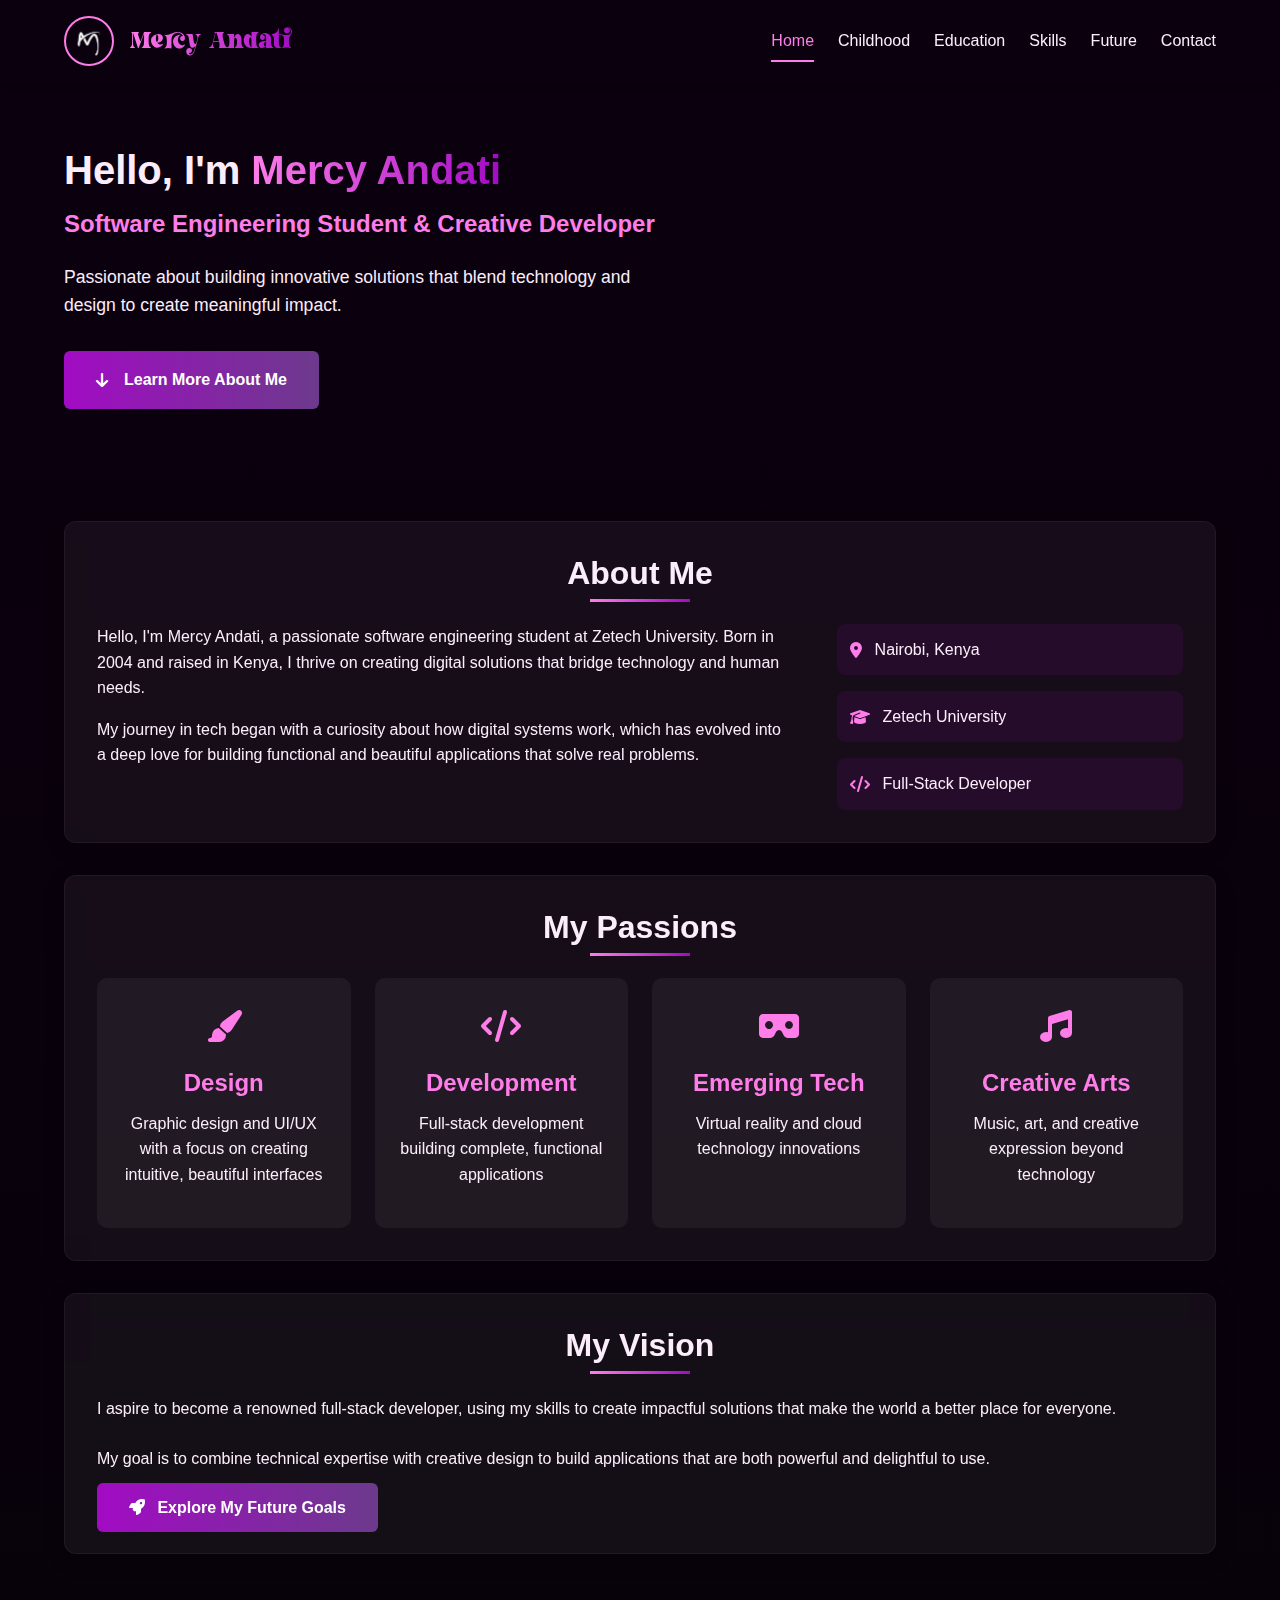
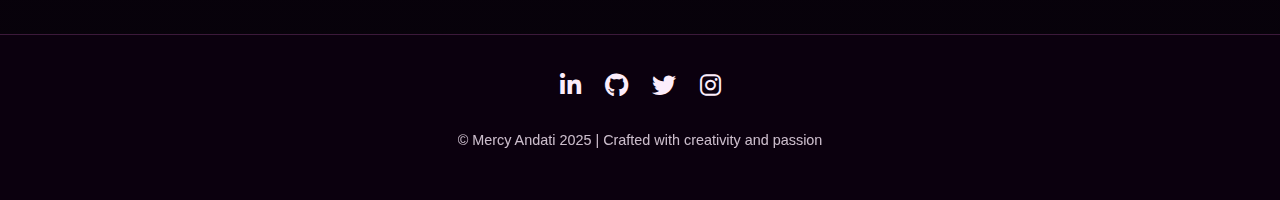
<file: me/index.html>
<!DOCTYPE html>
<html lang="en">
<head>
    <meta charset="UTF-8">
    <meta name="viewport" content="width=device-width, initial-scale=1.0">
    <meta name="keywords" content="Mercy Andati, software developer portfolio, Kenya web developer, Zetech University student, full-stack developer">
    <meta name="author" content="Mercy Andati">
    <title>Mercy Andati | Portfolio</title>
    <link rel="stylesheet" href="https://cdnjs.cloudflare.com/ajax/libs/font-awesome/6.4.0/css/all.min.css">
    <link rel="stylesheet" href="styles.css">
</head>
<body>
    <nav>
        <div class="container nav-container">
            <div class="logo-group">
                <img src="img\ma.png" alt="Mercy Andati" class="profile-image floating">
                <span class="logo-text">Mercy Andati</span>
            </div>
            <div class="nav-links">
                <a href="index.html" class="nav-link active">Home</a>
                <a href="childhood.html" class="nav-link">Childhood</a>
                <a href="education.html" class="nav-link">Education</a>
                <a href="skills.html" class="nav-link">Skills</a>
                <a href="future.html" class="nav-link">Future</a>
                <a href="contact.html" class="nav-link">Contact</a>
            </div>
        </div>
    </nav>

    <main class="container">
        <section class="section hello">
            <div class="hello-content">
                <h1 class="hello-title">Hello, I'm <span class="text-accent">Mercy Andati</span></h1>
                <h2 class="hello-subtitle">Software Engineering Student & Creative Developer</h2>
                <p class="hello-text">Passionate about building innovative solutions that blend technology and design to create meaningful impact.</p>
                <a href="#about" class="btn btn-hello">
                    <i class="fas fa-arrow-down"></i> Learn More About Me
                </a>
            </div>
        </section>

        <section id="about" class="section">
            <div class="card fade-in about-section">
                <div class="about-header">
                    <h2 class="section-header">About Me</h2>
                </div>
                <div class="about-content">
                    <div class="about-text">
                        <p>Hello, I'm Mercy Andati, a passionate software engineering student at Zetech University. Born in 2004 and raised in Kenya, I thrive on creating digital solutions that bridge technology and human needs.</p>
                        <p>My journey in tech began with a curiosity about how digital systems work, which has evolved into a deep love for building functional and beautiful applications that solve real problems.</p>
                    </div>
                    <div class="about-details">
                        <div class="detail-item">
                            <i class="fas fa-map-marker-alt"></i>
                            <span>Nairobi, Kenya</span>
                        </div>
                        <div class="detail-item">
                            <i class="fas fa-graduation-cap"></i>
                            <span>Zetech University</span>
                        </div>
                        <div class="detail-item">
                            <i class="fas fa-code"></i>
                            <span>Full-Stack Developer</span>
                        </div>
                    </div>
                </div>
            </div>
            
            <div class="card fade-in delay-1 interests-section">
                <h2 class="section-header">My Passions</h2>
                <div class="interests-grid">
                    <div class="interest-card">
                        <div class="interest-icon">
                            <i class="fas fa-paint-brush"></i>
                        </div>
                        <h3>Design</h3>
                        <p>Graphic design and UI/UX with a focus on creating intuitive, beautiful interfaces</p>
                    </div>
                    <div class="interest-card">
                        <div class="interest-icon">
                            <i class="fas fa-code"></i>
                        </div>
                        <h3>Development</h3>
                        <p>Full-stack development building complete, functional applications</p>
                    </div>
                    <div class="interest-card">
                        <div class="interest-icon">
                            <i class="fas fa-vr-cardboard"></i>
                        </div>
                        <h3>Emerging Tech</h3>
                        <p>Virtual reality and cloud technology innovations</p>
                    </div>
                    <div class="interest-card">
                        <div class="interest-icon">
                            <i class="fas fa-music"></i>
                        </div>
                        <h3>Creative Arts</h3>
                        <p>Music, art, and creative expression beyond technology</p>
                    </div>
                </div>
            </div>
            
            <div class="card fade-in delay-2 goals-section">
                <h2 class="section-header">My Vision</h2>
                <div class="vision-content">
                    <div class="vision-text">
                        <p>I aspire to become a renowned full-stack developer, using my skills to create impactful solutions that make the world a better place for everyone.</p>
                        <p>My goal is to combine technical expertise with creative design to build applications that are both powerful and delightful to use.</p>
                        <a href="future.html" class="btn">
                            <i class="fas fa-rocket"></i> Explore My Future Goals
                        </a>
                    </div>
                </div>
            </div>
        </section>
    </main>

    <footer>
        <div class="social-links">
            <a href="#" class="social-link" aria-label="LinkedIn"><i class="fab fa-linkedin-in"></i></a>
            <a href="https://github.com/MercyAndati" class="social-link" aria-label="GitHub"><i class="fab fa-github"></i></a>
            <a href="#" class="social-link" aria-label="Twitter"><i class="fab fa-twitter"></i></a>
            <a href="#" class="social-link" aria-label="Instagram"><i class="fab fa-instagram"></i></a>
        </div>
        <p class="copyright">&copy; Mercy Andati 2025 | Crafted with creativity and passion</p>
    </footer>
    
    <script src="script.js"></script>
</body>
</html>
</file>
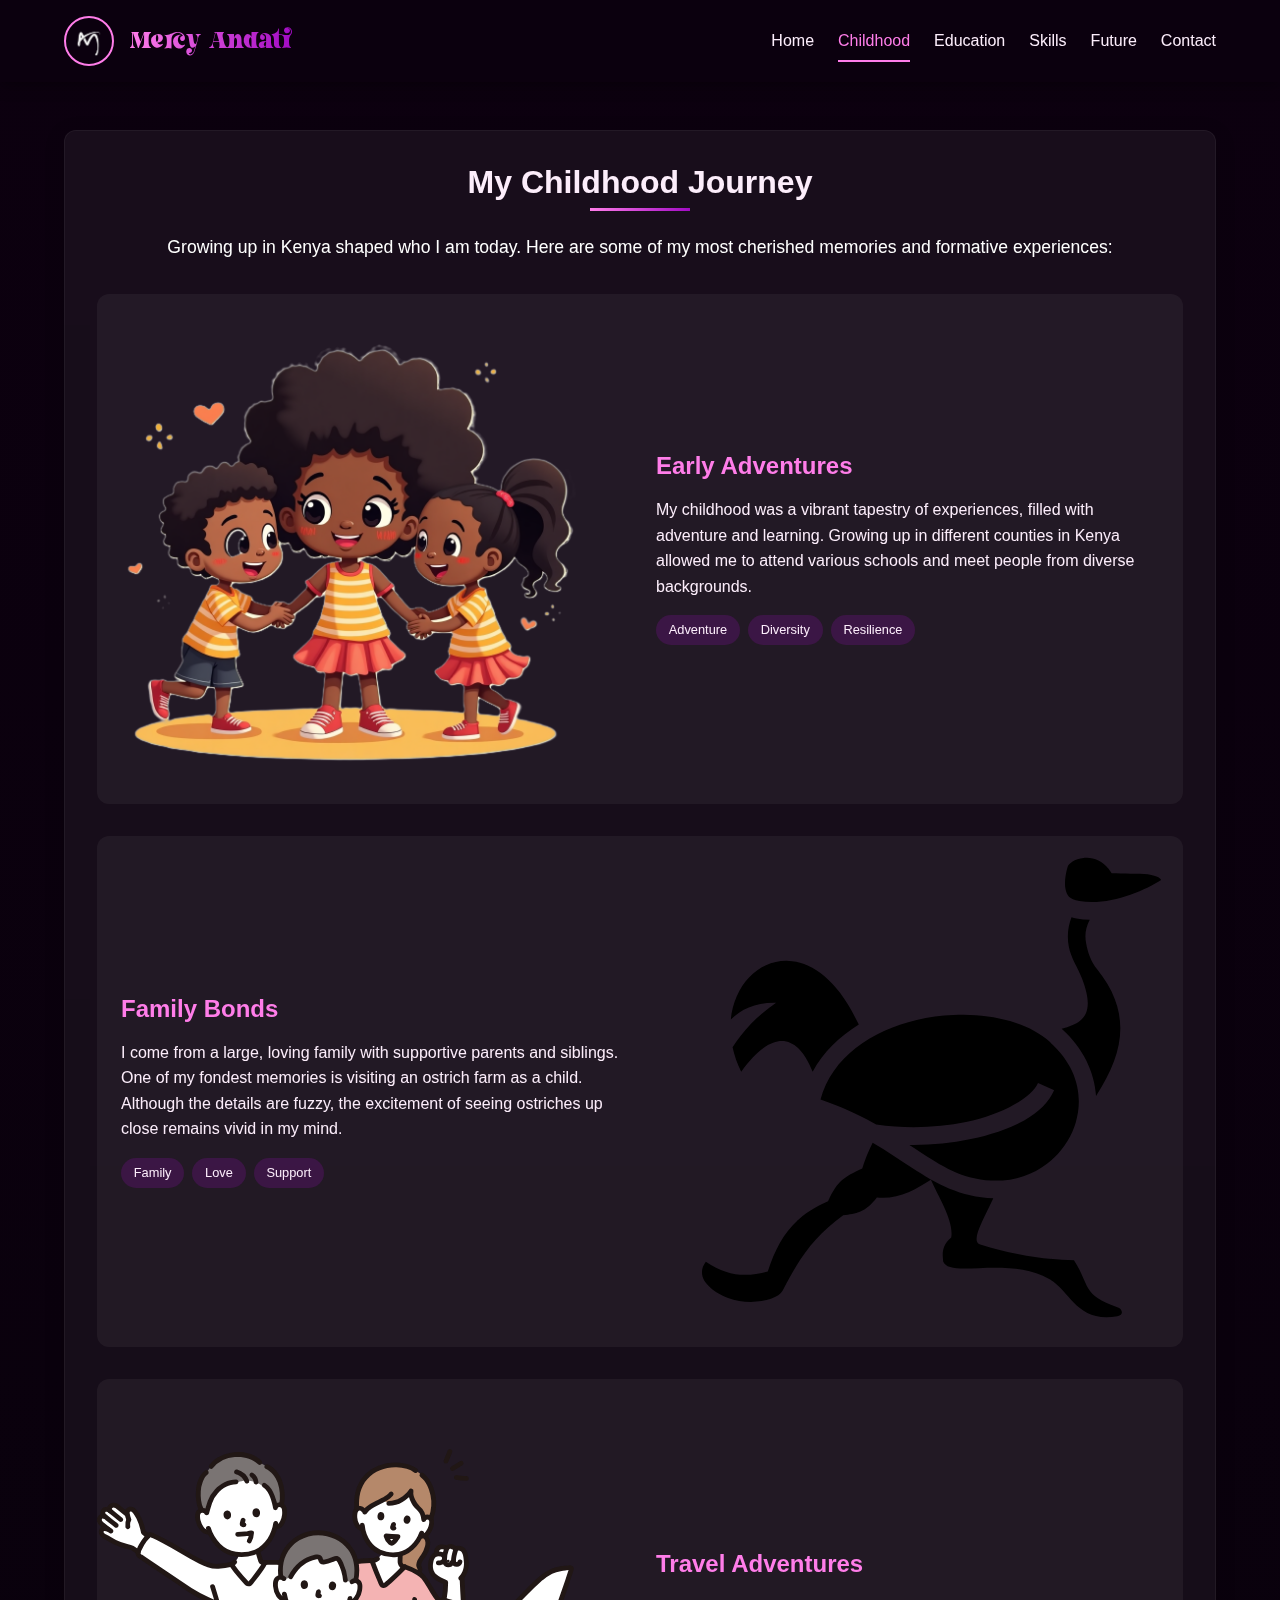
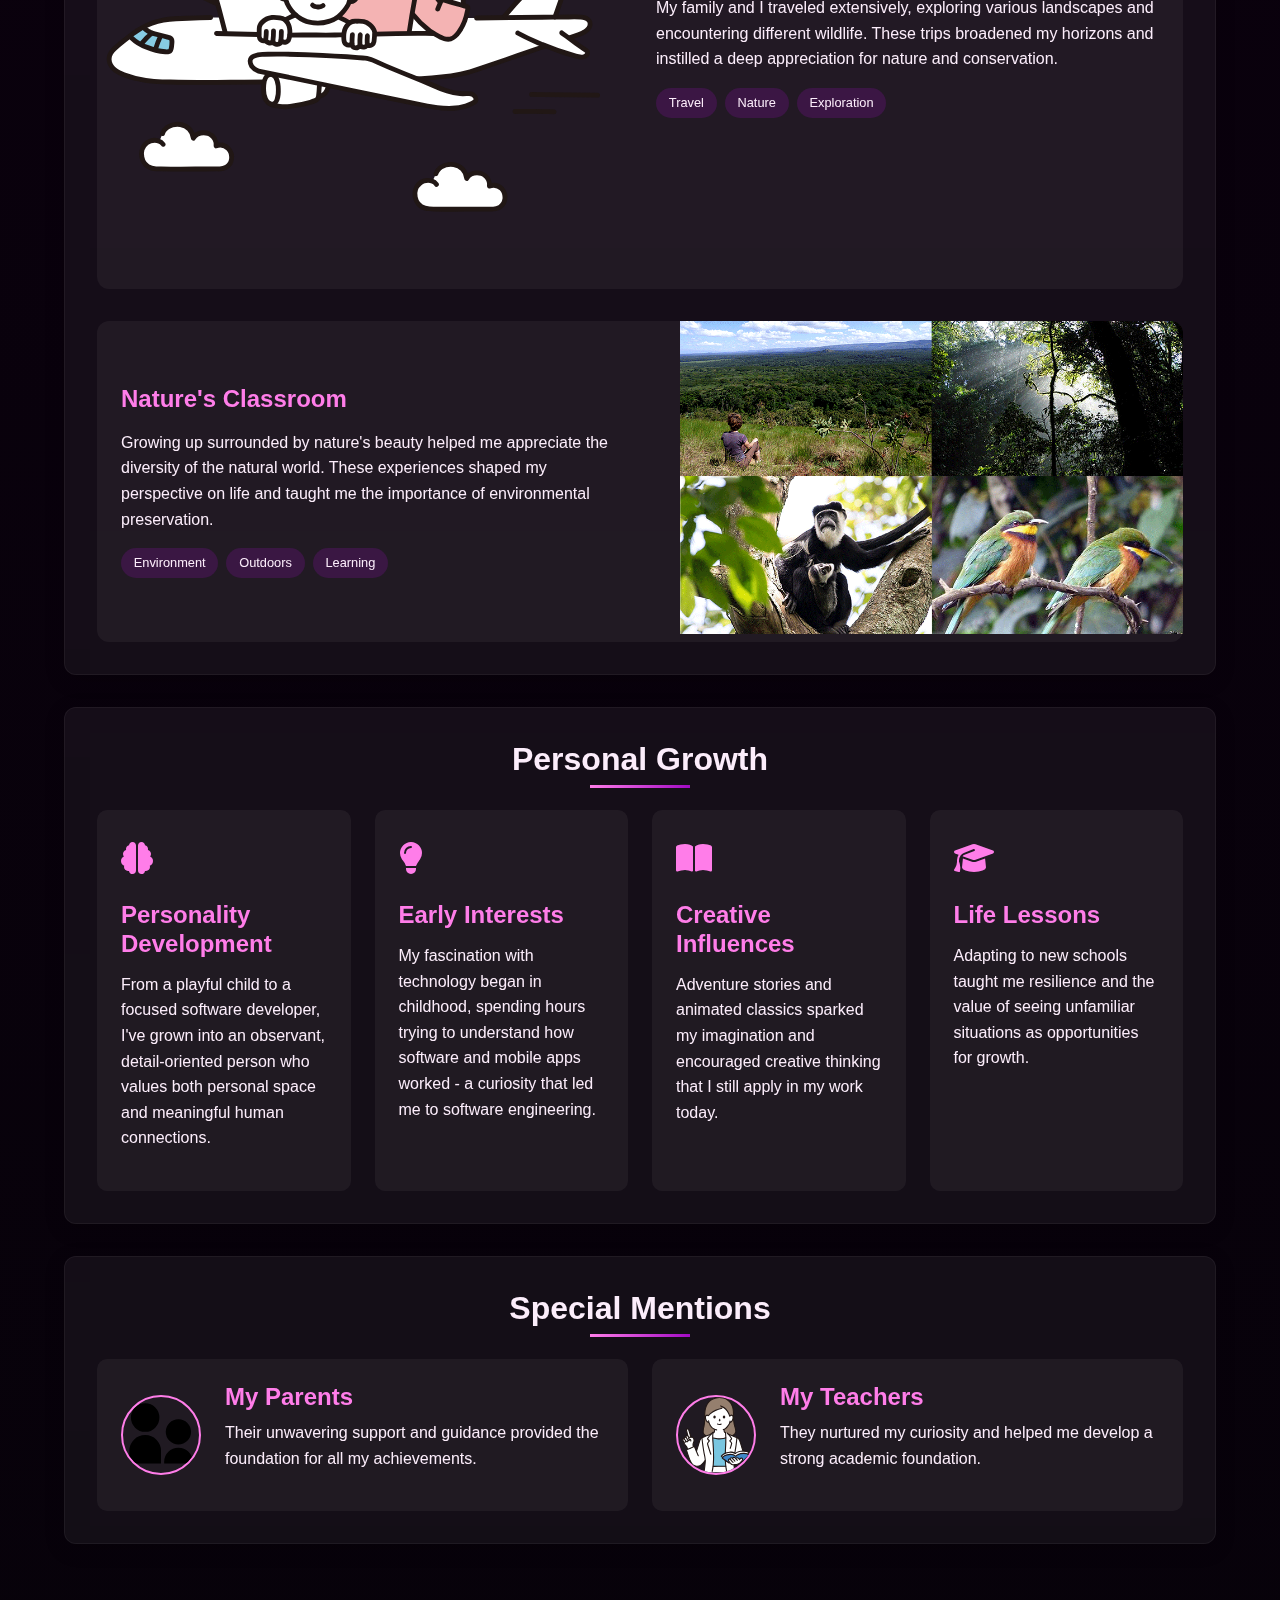
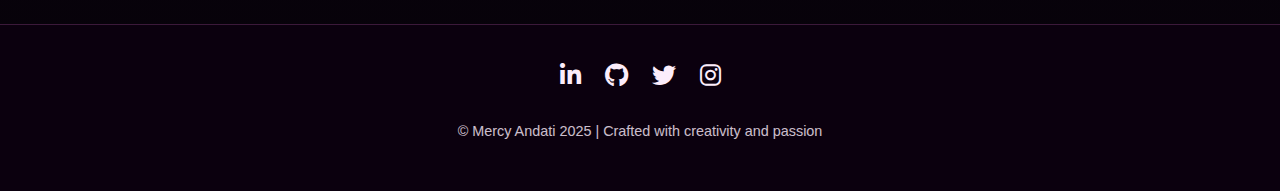
<file: me/childhood.html>
<!DOCTYPE html>
<html lang="en">
<head>
    <meta charset="UTF-8">
    <meta name="viewport" content="width=device-width, initial-scale=1.0">
    <meta name="keywords" content="Mercy Andati, software developer portfolio, Kenya web developer, Zetech University student, life story, childhood memories">
    <meta name="author" content="Mercy Andati">
    <title>Mercy Andati - Childhood</title>
    <link rel="stylesheet" href="https://cdnjs.cloudflare.com/ajax/libs/font-awesome/6.4.0/css/all.min.css">
    <link rel="stylesheet" href="styles.css">
</head>
<body>
    <nav>
        <div class="container nav-container">
            <div class="logo-group">
                <img src="img\ma.png" alt="Mercy Andati" class="profile-image">
                <span class="logo-text">Mercy Andati</span>
            </div>
            <div class="nav-links">
                <a href="index.html" class="nav-link">Home</a>
                <a href="childhood.html" class="nav-link active">Childhood</a>
                <a href="education.html" class="nav-link">Education</a>
                <a href="skills.html" class="nav-link">Skills</a>
                <a href="future.html" class="nav-link">Future</a>
                <a href="contact.html" class="nav-link">Contact</a>
            </div>
        </div>
    </nav>

    <main class="container">
        <section class="section">
            <div class="card fade-in">
                <h2 class="section-header">My Childhood Journey</h2>
                <p class="intro-text">Growing up in Kenya shaped who I am today. Here are some of my most cherished memories and formative experiences:</p>
                
                <div class="memory-grid">
                    <div class="memory-card">
                        <div class="memory-image">
                            <img src="img\childhood.png" alt="Childhood Memories" class="gallery-img">
                        </div>
                        <div class="memory-content">
                            <h3>Early Adventures</h3>
                            <p>My childhood was a vibrant tapestry of experiences, filled with adventure and learning. Growing up in different counties in Kenya allowed me to attend various schools and meet people from diverse backgrounds.</p>
                            <div class="memory-tags">
                                <span class="tag">Adventure</span>
                                <span class="tag">Diversity</span>
                                <span class="tag">Resilience</span>
                            </div>
                        </div>
                    </div>
                    
                    <div class="memory-card reverse">
                        <div class="memory-image">
                            <img src="img\ostrich.svg" alt="Ostrich" class="gallery-img">
                        </div>
                        <div class="memory-content">
                            <h3>Family Bonds</h3>
                            <p>I come from a large, loving family with supportive parents and siblings. One of my fondest memories is visiting an ostrich farm as a child. Although the details are fuzzy, the excitement of seeing ostriches up close remains vivid in my mind.</p>
                            <div class="memory-tags">
                                <span class="tag">Family</span>
                                <span class="tag">Love</span>
                                <span class="tag">Support</span>
                            </div>
                        </div>
                    </div>
                    
                    <div class="memory-card">
                        <div class="memory-image">
                            <img src="img\travel-airplane.svg" alt="Family Travel" class="gallery-img">
                        </div>
                        <div class="memory-content">
                            <h3>Travel Adventures</h3>
                            <p>My family and I traveled extensively, exploring various landscapes and encountering different wildlife. These trips broadened my horizons and instilled a deep appreciation for nature and conservation.</p>
                            <div class="memory-tags">
                                <span class="tag">Travel</span>
                                <span class="tag">Nature</span>
                                <span class="tag">Exploration</span>
                            </div>
                        </div>
                    </div>
                    
                    <div class="memory-card reverse">
                        <div class="memory-image">
                            <img src="img\nature.gif" alt="Nature Scene" class="gallery-img">
                        </div>
                        <div class="memory-content">
                            <h3>Nature's Classroom</h3>
                            <p>Growing up surrounded by nature's beauty helped me appreciate the diversity of the natural world. These experiences shaped my perspective on life and taught me the importance of environmental preservation.</p>
                            <div class="memory-tags">
                                <span class="tag">Environment</span>
                                <span class="tag">Outdoors</span>
                                <span class="tag">Learning</span>
                            </div>
                        </div>
                    </div>
                </div>
            </div>
            
            <div class="card fade-in delay-1">
                <h2 class="section-header">Personal Growth</h2>
                
                <div class="growth-grid">
                    <div class="growth-item">
                        <div class="growth-icon">
                            <i class="fas fa-brain"></i>
                        </div>
                        <h3>Personality Development</h3>
                        <p>From a playful child to a focused software developer, I've grown into an observant, detail-oriented person who values both personal space and meaningful human connections.</p>
                    </div>
                    
                    <div class="growth-item">
                        <div class="growth-icon">
                            <i class="fas fa-lightbulb"></i>
                        </div>
                        <h3>Early Interests</h3>
                        <p>My fascination with technology began in childhood, spending hours trying to understand how software and mobile apps worked - a curiosity that led me to software engineering.</p>
                    </div>
                    
                    <div class="growth-item">
                        <div class="growth-icon">
                            <i class="fas fa-book-open"></i>
                        </div>
                        <h3>Creative Influences</h3>
                        <p>Adventure stories and animated classics sparked my imagination and encouraged creative thinking that I still apply in my work today.</p>
                    </div>
                    
                    <div class="growth-item">
                        <div class="growth-icon">
                            <i class="fas fa-graduation-cap"></i>
                        </div>
                        <h3>Life Lessons</h3>
                        <p>Adapting to new schools taught me resilience and the value of seeing unfamiliar situations as opportunities for growth.</p>
                    </div>
                </div>
            </div>
            
            <div class="card fade-in delay-2">
                <h2 class="section-header">Special Mentions</h2>
                
                <div class="influencers">
                    <div class="influencer-card">
                        <img src="img\parent.svg" alt="Parents" class="influencer-image">
                        <div class="influencer-content">
                            <h3>My Parents</h3>
                            <p>Their unwavering support and guidance provided the foundation for all my achievements.</p>
                        </div>
                    </div>
                    
                    <div class="influencer-card">
                        <img src="img\teacher.svg" alt="Teachers" class="influencer-image">
                        <div class="influencer-content">
                            <h3>My Teachers</h3>
                            <p>They nurtured my curiosity and helped me develop a strong academic foundation.</p>
                        </div>
                    </div>
                </div>
            </div>
        </section>
    </main>

    <footer>
        <div class="social-links">
            <a href="#" class="social-link" aria-label="LinkedIn"><i class="fab fa-linkedin-in"></i></a>
            <a href="https://github.com/MercyAndati" class="social-link" aria-label="GitHub"><i class="fab fa-github"></i></a>
            <a href="#" class="social-link" aria-label="Twitter"><i class="fab fa-twitter"></i></a>
            <a href="#" class="social-link" aria-label="Instagram"><i class="fab fa-instagram"></i></a>
        </div>
        <p class="copyright">&copy; Mercy Andati 2025 | Crafted with creativity and passion</p>
    </footer>
    
    <script src="script.js"></script>
</body>
</html>
</file>
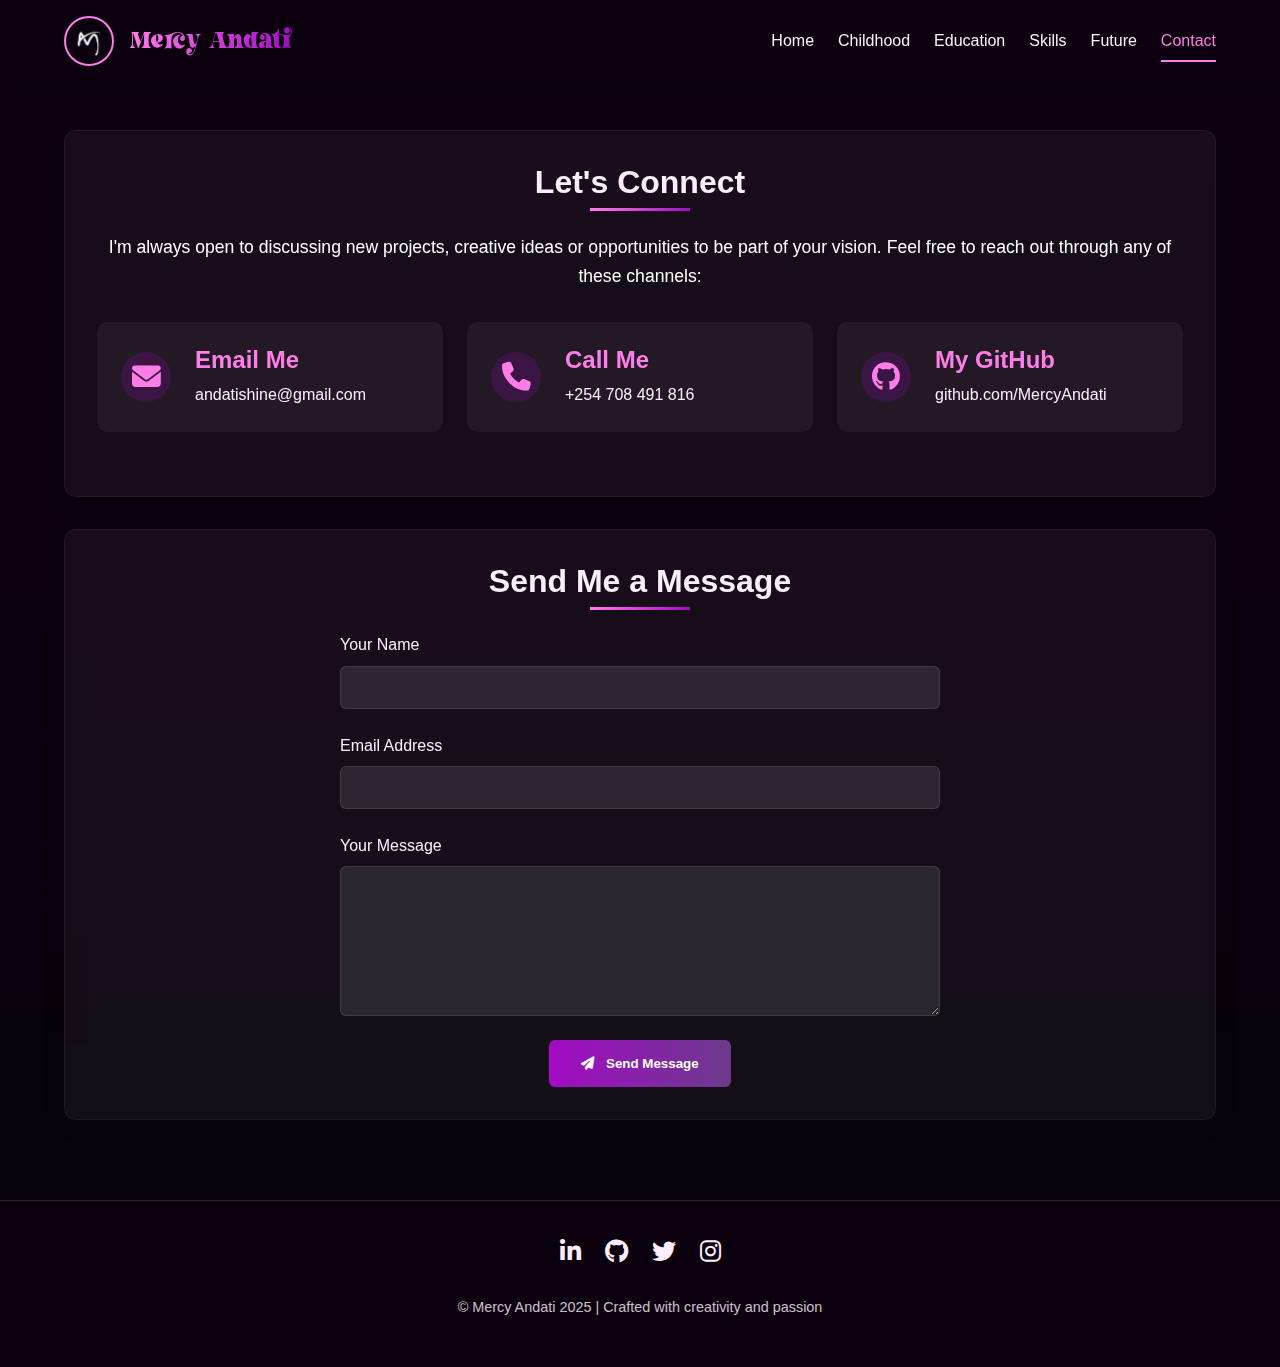
<file: me/contact.html>
<!DOCTYPE html>
<html lang="en">
<head>
    <meta charset="UTF-8">
    <meta name="viewport" content="width=device-width, initial-scale=1.0">
    <meta name="keywords" content="Mercy Andati, software developer portfolio, Kenya web developer, Zetech University student, full-stack developer, contact, email, phone, social media">    
    <meta name="author" content="Mercy Andati">
    <title>Mercy Andati - Contact</title>
    <link rel="stylesheet" href="https://cdnjs.cloudflare.com/ajax/libs/font-awesome/6.4.0/css/all.min.css">
    <link rel="stylesheet" href="styles.css">
</head>
<body>
    <nav>
        <div class="container nav-container">
            <div class="logo-group">
                <img src="img\ma.png" alt="Mercy Andati" class="profile-image">
                <span class="logo-text">Mercy Andati</span>
            </div>
            <div class="nav-links">
                <a href="index.html" class="nav-link">Home</a>
                <a href="childhood.html" class="nav-link">Childhood</a>
                <a href="education.html" class="nav-link">Education</a>
                <a href="skills.html" class="nav-link">Skills</a>
                <a href="future.html" class="nav-link">Future</a>
                <a href="contact.html" class="nav-link active">Contact</a>
            </div>
        </div>
    </nav>

    <main class="container">
        <section class="section">
            <div class="card fade-in">
                <h2 class="section-header">Let's Connect</h2>
                <p class="contact-intro">I'm always open to discussing new projects, creative ideas or opportunities to be part of your vision. Feel free to reach out through any of these channels:</p>
                
                <div class="contact-methods">
                    <div class="contact-card">
                        <div class="contact-icon">
                            <i class="fas fa-envelope"></i>
                        </div>
                        <div class="contact-details">
                            <h3>Email Me</h3>
                            <a href="mailto:andatishine@gmail.com">andatishine@gmail.com</a>
                        </div>
                    </div>
                    
                    <div class="contact-card">
                        <div class="contact-icon">
                            <i class="fas fa-phone"></i>
                        </div>
                        <div class="contact-details">
                            <h3>Call Me</h3>
                            <a href="tel:+254708491816">+254 708 491 816</a>
                        </div>
                    </div>
                    
                    <div class="contact-card">
                        <div class="contact-icon">
                            <i class="fab fa-github"></i>
                        </div>
                        <div class="contact-details">
                            <h3>My GitHub</h3>
                            <a href="https://github.com/MercyAndati" target="_blank">github.com/MercyAndati</a>
                        </div>
                    </div>
                </div>
            </div>
            
            <div class="card fade-in delay-1">
                <h2 class="section-header">Send Me a Message</h2>
                <form class="contact-form" 
                        id="contactForm" 
                        action="https://formsubmit.co/andatishine@gmail.com" 
                        method="POST">
                        <input type="hidden" name="_captcha" value="false">
                        <input type="hidden" name="_template" value="table">
                        <input type="text" name="_honey" style="display:none">
                    <div class="form-group">
                        <label for="name" class="form-label">Your Name</label>
                        <input type="text" id="name" name="name" class="form-input" required>
                    </div>
                    
                    <div class="form-group">
                        <label for="email" class="form-label">Email Address</label>
                        <input type="email" id="email" name="email" class="form-input" required>
                    </div>
                    
                    <div class="form-group">
                        <label for="message" class="form-label">Your Message</label>
                        <textarea id="message" name="message" class="form-textarea" required></textarea>
                    </div>
                    
                    <button type="submit" class="btn">
                        <i class="fas fa-paper-plane"></i> Send Message
                    </button>
                </form>
            </div>
        </section>
    </main>

    <footer>
        <div class="social-links">
            <a href="#" class="social-link" aria-label="LinkedIn"><i class="fab fa-linkedin-in"></i></a>
            <a href="https://github.com/MercyAndati" class="social-link" aria-label="GitHub"><i class="fab fa-github"></i></a>
            <a href="#" class="social-link" aria-label="Twitter"><i class="fab fa-twitter"></i></a>
            <a href="#" class="social-link" aria-label="Instagram"><i class="fab fa-instagram"></i></a>
        </div>
        <p class="copyright">&copy; Mercy Andati 2025 | Crafted with creativity and passion</p>
    </footer>
    
    <script src="script.js"></script>
</body>
</html>
</file>
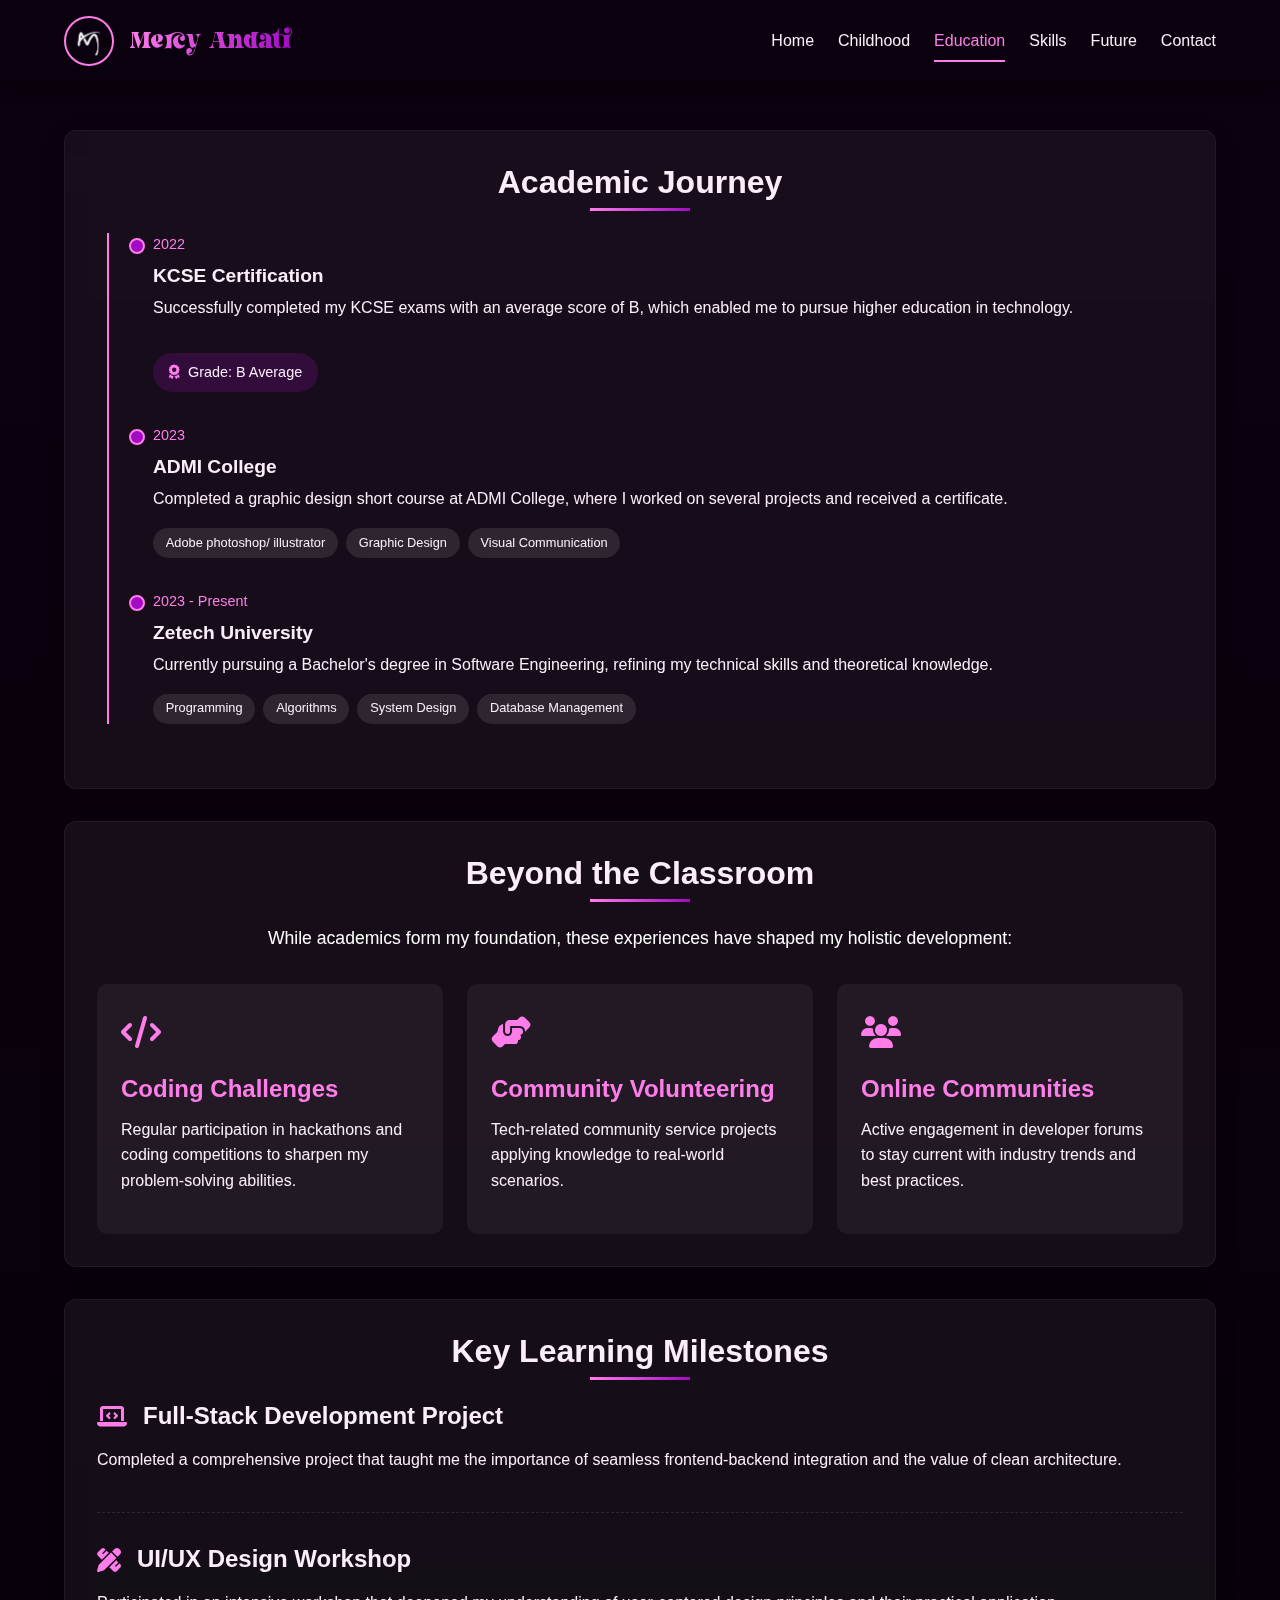
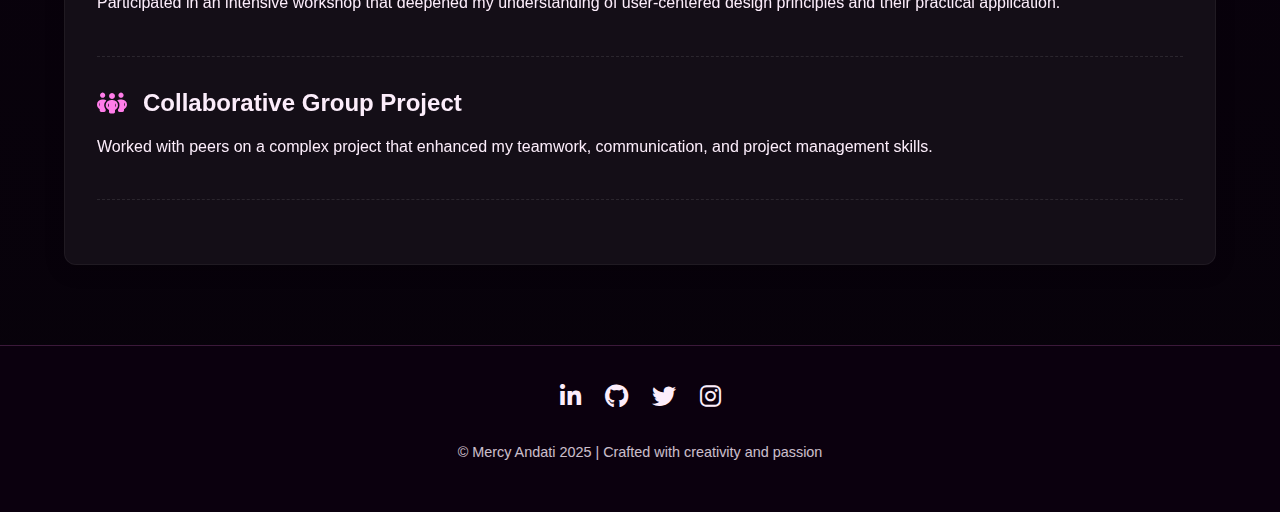
<file: me/education.html>
<!DOCTYPE html>
<html lang="en">
<head>
    <meta charset="UTF-8">
    <meta name="viewport" content="width=device-width, initial-scale=1.0">
    <meta name="keywords" content="Zetech University courses, software engineering degree Kenya, academic achievements, coding education">
    <meta name="author" content="Mercy Andati">
    <title>Mercy Andati - Education</title>
    <link rel="stylesheet" href="https://cdnjs.cloudflare.com/ajax/libs/font-awesome/6.4.0/css/all.min.css">
    <link rel="stylesheet" href="styles.css">
</head>
<body>
    <nav>
        <div class="container nav-container">
            <div class="logo-group">
                <img src="img\ma.png" alt="Mercy Andati" class="profile-image">
                <span class="logo-text">Mercy Andati</span>
            </div>
            <div class="nav-links">
                <a href="index.html" class="nav-link">Home</a>
                <a href="childhood.html" class="nav-link">Childhood</a>
                <a href="education.html" class="nav-link active">Education</a>
                <a href="skills.html" class="nav-link">Skills</a>
                <a href="future.html" class="nav-link">Future</a>
                <a href="contact.html" class="nav-link">Contact</a>
            </div>
        </div>
    </nav>

    <main class="container">
        <section class="section">
            <div class="card fade-in">
                <h2 class="section-header">Academic Journey</h2>
                
                <div class="timeline">
                    <div class="timeline-item">
                        <div class="timeline-date">2022</div>
                        <h3 class="timeline-title">KCSE Certification</h3>
                        <div class="timeline-description">
                            <p>Successfully completed my KCSE exams with an average score of B, which enabled me to pursue higher education in technology.</p>
                            <div class="achievement-badge">
                                <i class="fas fa-award"></i> Grade: B Average
                            </div>
                        </div>
                    </div>
                    
                    <div class="timeline-item">
                        <div class="timeline-date">2023</div>
                        <h3 class="timeline-title">ADMI College</h3>
                        <div class="timeline-description">
                            <p>Completed a graphic design short course at ADMI College, where I worked on several projects and received a certificate.</p>
                            <div class="skills-gained">
                                <span class="skill-tag">Adobe photoshop/ illustrator</span>
                                <span class="skill-tag">Graphic Design</span>
                                <span class="skill-tag">Visual Communication</span>
                            </div>
                        </div>
                    </div>
                    
                    <div class="timeline-item">
                        <div class="timeline-date">2023 - Present</div>
                        <h3 class="timeline-title">Zetech University</h3>
                        <div class="timeline-description">
                            <p>Currently pursuing a Bachelor's degree in Software Engineering, refining my technical skills and theoretical knowledge.</p>
                            <div class="skills-gained">
                                <span class="skill-tag">Programming</span>
                                <span class="skill-tag">Algorithms</span>
                                <span class="skill-tag">System Design</span>
                                <span class="skill-tag">Database Management</span>
                            </div>
                        </div>
                    </div>
                </div>
            </div>
            
            <div class="card fade-in delay-1">
                <h2 class="section-header">Beyond the Classroom</h2>
                <p class="intro-text">While academics form my foundation, these experiences have shaped my holistic development:</p>
                
                <div class="activities-grid">
                    <div class="activity-card">
                        <div class="activity-icon">
                            <i class="fas fa-code"></i>
                        </div>
                        <h3>Coding Challenges</h3>
                        <p>Regular participation in hackathons and coding competitions to sharpen my problem-solving abilities.</p>
                    </div>
                    
                    <div class="activity-card">
                        <div class="activity-icon">
                            <i class="fas fa-hands-helping"></i>
                        </div>
                        <h3>Community Volunteering</h3>
                        <p>Tech-related community service projects applying knowledge to real-world scenarios.</p>
                    </div>
                    
                    <div class="activity-card">
                        <div class="activity-icon">
                            <i class="fas fa-users"></i>
                        </div>
                        <h3>Online Communities</h3>
                        <p>Active engagement in developer forums to stay current with industry trends and best practices.</p>
                    </div>
                </div>
            </div>
            
            <div class="card fade-in delay-2">
                <h2 class="section-header">Key Learning Milestones</h2>
                
                <div class="milestone">
                    <div class="milestone-header">
                        <i class="fas fa-laptop-code"></i>
                        <h3>Full-Stack Development Project</h3>
                    </div>
                    <p>Completed a comprehensive project that taught me the importance of seamless frontend-backend integration and the value of clean architecture.</p>
                </div>
                
                <div class="milestone">
                    <div class="milestone-header">
                        <i class="fas fa-pencil-ruler"></i>
                        <h3>UI/UX Design Workshop</h3>
                    </div>
                    <p>Participated in an intensive workshop that deepened my understanding of user-centered design principles and their practical application.</p>
                </div>
                
                <div class="milestone">
                    <div class="milestone-header">
                        <i class="fas fa-people-group"></i>
                        <h3>Collaborative Group Project</h3>
                    </div>
                    <p>Worked with peers on a complex project that enhanced my teamwork, communication, and project management skills.</p>
                </div>
            </div>
        </section>
    </main>

    <footer>
        <div class="social-links">
            <a href="#" class="social-link" aria-label="LinkedIn"><i class="fab fa-linkedin-in"></i></a>
            <a href="https://github.com/MercyAndati" class="social-link" aria-label="GitHub"><i class="fab fa-github"></i></a>
            <a href="#" class="social-link" aria-label="Twitter"><i class="fab fa-twitter"></i></a>
            <a href="#" class="social-link" aria-label="Instagram"><i class="fab fa-instagram"></i></a>
        </div>
        <p class="copyright">&copy; Mercy Andati 2025 | Crafted with creativity and passion</p>
    </footer>
    
    <script src="script.js"></script>
</body>
</html>
</file>
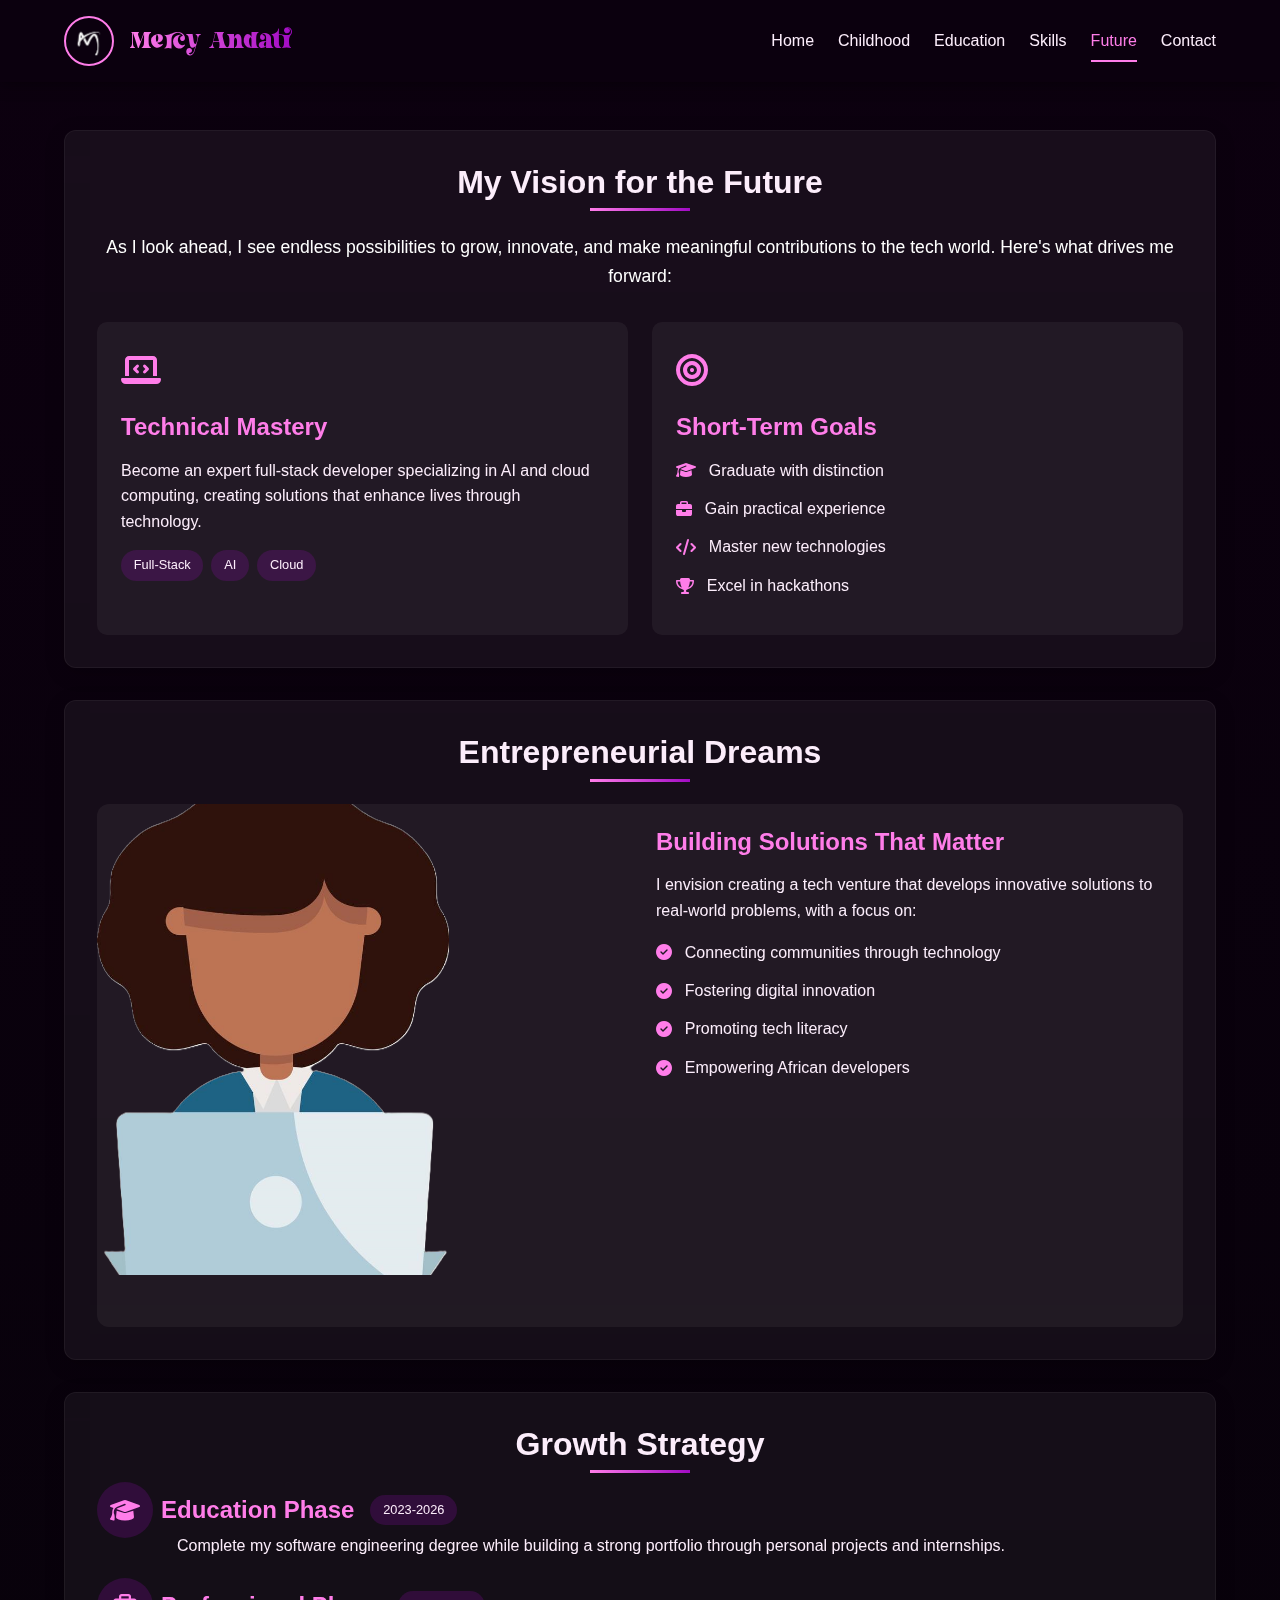
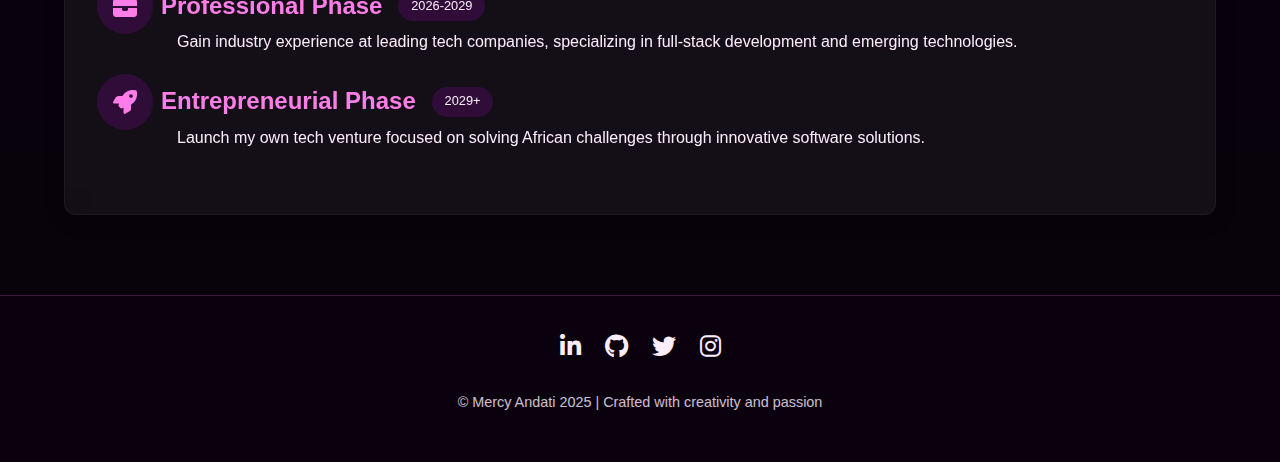
<file: me/future.html>
<!DOCTYPE html>
<html lang="en">
<head>
    <meta charset="UTF-8">
    <meta name="viewport" content="width=device-width, initial-scale=1.0">
    <meta name="keywords" content="Mercy Andati,goals, aspirations, future plans, career goals, personal development, professional growth, future aspirations">
    <meta name="author" content="Mercy Andati">
    <title>Mercy Andati - Future Aspirations</title>
    <link rel="stylesheet" href="https://cdnjs.cloudflare.com/ajax/libs/font-awesome/6.4.0/css/all.min.css">
    <link rel="stylesheet" href="styles.css">
</head>
<body>
    <nav>
        <div class="container nav-container">
            <div class="logo-group">
                <img src="img\ma.png" alt="Mercy Andati" class="profile-image">
                <span class="logo-text">Mercy Andati</span>
            </div>
            <div class="nav-links">
                <a href="index.html" class="nav-link">Home</a>
                <a href="childhood.html" class="nav-link">Childhood</a>
                <a href="education.html" class="nav-link">Education</a>
                <a href="skills.html" class="nav-link">Skills</a>
                <a href="future.html" class="nav-link active">Future</a>
                <a href="contact.html" class="nav-link">Contact</a>
            </div>
        </div>
    </nav>

    <main class="container">
        <section class="section">
            <div class="card fade-in">
                <h2 class="section-header">My Vision for the Future</h2>
                <p class="intro-text">As I look ahead, I see endless possibilities to grow, innovate, and make meaningful contributions to the tech world. Here's what drives me forward:</p>
                
                <div class="vision-grid">
                    <div class="vision-card">
                        <div class="vision-icon">
                            <i class="fas fa-laptop-code"></i>
                        </div>
                        <h3>Technical Mastery</h3>
                        <p>Become an expert full-stack developer specializing in AI and cloud computing, creating solutions that enhance lives through technology.</p>
                        <div class="vision-tags">
                            <span class="tag">Full-Stack</span>
                            <span class="tag">AI</span>
                            <span class="tag">Cloud</span>
                        </div>
                    </div>
                    
                    <div class="vision-card">
                        <div class="vision-icon">
                            <i class="fas fa-bullseye"></i>
                        </div>
                        <h3>Short-Term Goals</h3>
                        <ul class="goal-list">
                            <li><i class="fas fa-graduation-cap"></i> Graduate with distinction</li>
                            <li><i class="fas fa-briefcase"></i> Gain practical experience</li>
                            <li><i class="fas fa-code"></i> Master new technologies</li>
                            <li><i class="fas fa-trophy"></i> Excel in hackathons</li>
                        </ul>
                    </div>
                </div>
            </div>
            
            <div class="card fade-in delay-1">
                <h2 class="section-header">Entrepreneurial Dreams</h2>
                
                <div class="dream-card">
                    <div class="dream-image">
                        <img src="img\girl.png" alt="Tech Venture">    
                    </div>
                    <div class="dream-content">
                        <h3>Building Solutions That Matter</h3>
                        <p>I envision creating a tech venture that develops innovative solutions to real-world problems, with a focus on:</p>
                        <ul class="feature-list">
                            <li><i class="fas fa-check-circle"></i> Connecting communities through technology</li>
                            <li><i class="fas fa-check-circle"></i> Fostering digital innovation</li>
                            <li><i class="fas fa-check-circle"></i> Promoting tech literacy</li>
                            <li><i class="fas fa-check-circle"></i> Empowering African developers</li>
                        </ul>
                    </div>
                </div>
            </div>
            
            <div class="card fade-in delay-2">
                <h2 class="section-header">Growth Strategy</h2>
                
                <div class="strategy-timeline">
                    <div class="strategy-item">
                        <div class="strategy-phase">
                            <div class="phase-icon">
                                <i class="fas fa-graduation-cap"></i>
                            </div>
                            <h3>Education Phase</h3>
                            <div class="phase-date">2023-2026</div>
                        </div>
                        <div class="strategy-description">
                            <p>Complete my software engineering degree while building a strong portfolio through personal projects and internships.</p>
                        </div>
                    </div>
                    
                    <div class="strategy-item">
                        <div class="strategy-phase">
                            <div class="phase-icon">
                                <i class="fas fa-briefcase"></i>
                            </div>
                            <h3>Professional Phase</h3>
                            <div class="phase-date">2026-2029</div>
                        </div>
                        <div class="strategy-description">
                            <p>Gain industry experience at leading tech companies, specializing in full-stack development and emerging technologies.</p>
                        </div>
                    </div>
                    
                    <div class="strategy-item">
                        <div class="strategy-phase">
                            <div class="phase-icon">
                                <i class="fas fa-rocket"></i>
                            </div>
                            <h3>Entrepreneurial Phase</h3>
                            <div class="phase-date">2029+</div>
                        </div>
                        <div class="strategy-description">
                            <p>Launch my own tech venture focused on solving African challenges through innovative software solutions.</p>
                        </div>
                    </div>
                </div>
            </div>
        </section>
    </main>

    <footer>
        <div class="social-links">
            <a href="#" class="social-link" aria-label="LinkedIn"><i class="fab fa-linkedin-in"></i></a>
            <a href="https://github.com/MercyAndati" class="social-link" aria-label="GitHub"><i class="fab fa-github"></i></a>
            <a href="#" class="social-link" aria-label="Twitter"><i class="fab fa-twitter"></i></a>
            <a href="#" class="social-link" aria-label="Instagram"><i class="fab fa-instagram"></i></a>
        </div>
        <p class="copyright">&copy; Mercy Andati 2025 | Crafted with creativity and passion</p>
    </footer>
    
    <script src="script.js"></script>
</body>
</html>
</file>
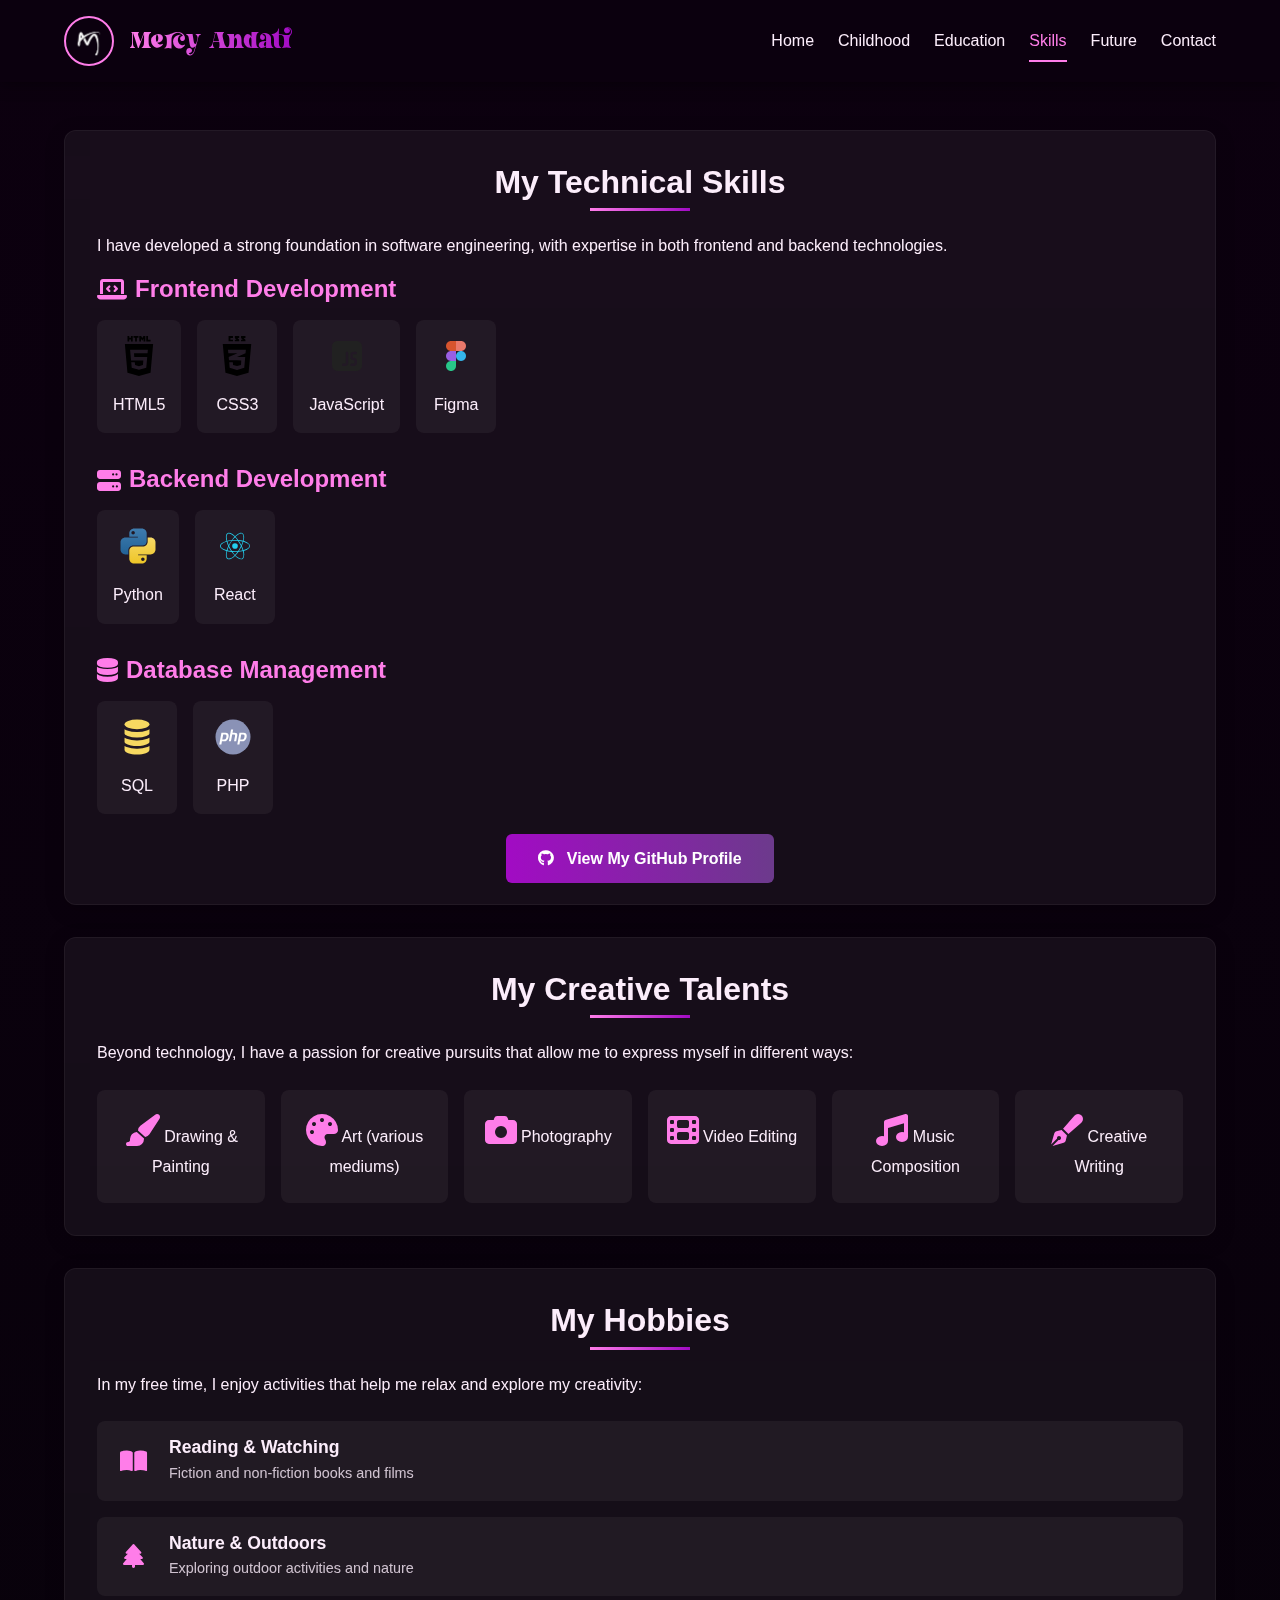
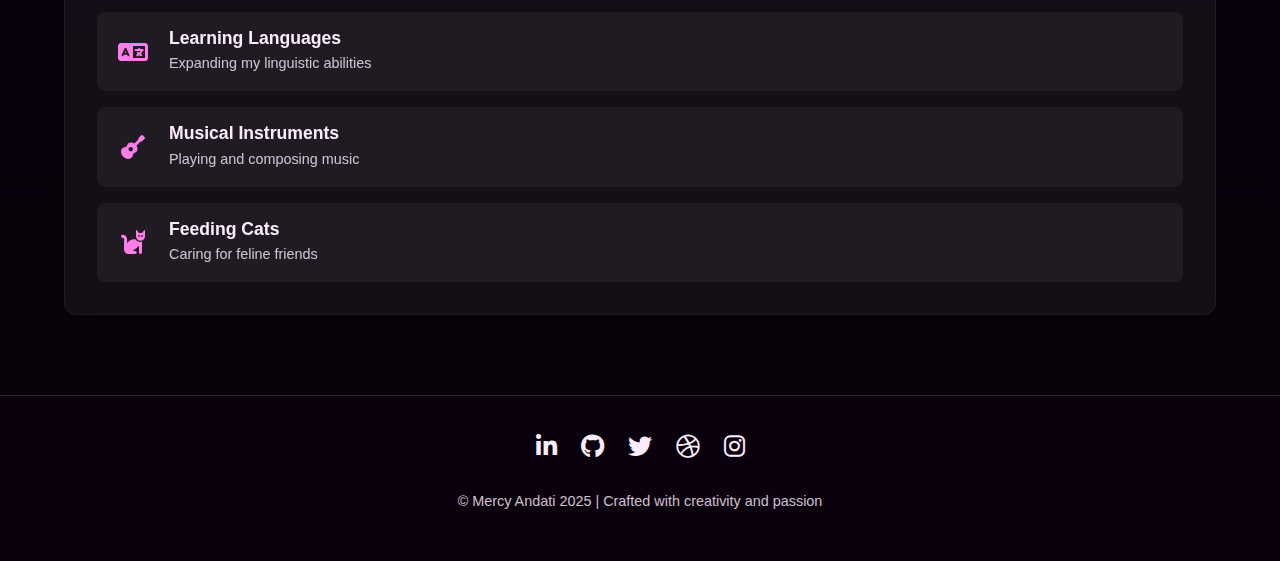
<file: me/skills.html>
<!DOCTYPE html>
<html lang="en">
<head>
    <meta charset="UTF-8">
    <meta name="viewport" content="width=device-width, initial-scale=1.0">
    <meta name="keywords" content="web development skills, programming languages, Mercy Andati skills, frontend developer, design portfolio">
    <meta name="author" content="Mercy Andati">
    <title>Mercy Andati - Skills & Talents</title>
    <link rel="stylesheet" href="https://cdnjs.cloudflare.com/ajax/libs/font-awesome/6.4.0/css/all.min.css">
    <link rel="stylesheet" href="styles.css">
</head>
<body>
    <nav>
        <div class="container nav-container">
            <div class="logo-group">
                <img src="img\ma.png" alt="Mercy Andati" class="profile-image">
                <span class="logo-text">Mercy Andati</span>
            </div>
            <div class="nav-links">
                <a href="index.html" class="nav-link">Home</a>
                <a href="childhood.html" class="nav-link">Childhood</a>
                <a href="education.html" class="nav-link">Education</a>
                <a href="skills.html" class="nav-link active">Skills</a>
                <a href="future.html" class="nav-link">Future</a>
                <a href="contact.html" class="nav-link">Contact</a>
            </div>
        </div>
    </nav>

    <main class="container">
        <section class="section">
            <div class="card fade-in">
                <h2 class="section-header">My Technical Skills</h2>
                <p>I have developed a strong foundation in software engineering, with expertise in both frontend and backend technologies.</p>
                
                <div class="skills-category">
                    <h3><i class="fas fa-laptop-code"></i> Frontend Development</h3>
                    <div class="tech-stack">
                        <div class="tech-item">
                            <img src="img\html5.svg" alt="HTML5" class="tech-logo">
                            <span>HTML5</span>
                        </div>
                        <div class="tech-item">
                            <img src="img\css.svg" alt="CSS3" class="tech-logo">
                            <span>CSS3</span>
                        </div>
                        <div class="tech-item">
                            <img src="img\javascript.svg" alt="JavaScript" class="tech-logo">
                            <span>JavaScript</span>
                        </div>
                        <div class="tech-item">
                            <img src="img\figma.svg" alt="Figma" class="tech-logo">
                            <span>Figma</span>
                        </div>
                    </div>
                </div>
                
                <div class="skills-category">
                    <h3><i class="fas fa-server"></i> Backend Development</h3>
                    <div class="tech-stack">
                        <div class="tech-item">
                            <img src="img\python.svg" alt="Python" class="tech-logo">
                            <span>Python</span>
                        </div>
                        <div class="tech-item">
                            <img src="img\react.svg" alt="React" class="tech-logo">
                            <span>React</span>
                        </div>
                    </div>
                </div>
                
                <div class="skills-category">
                    <h3><i class="fas fa-database"></i> Database Management</h3>
                    <div class="tech-stack">
                        <div class="tech-item">
                            <img src="img\sql.svg" alt="SQL" class="tech-logo">
                            <span>SQL</span>
                        </div>
                        <div class="tech-item">
                            <img src="img\php.svg" alt="PHP" class="tech-logo">
                            <span>PHP</span>
                        </div>
                    </div>
                </div>
                
                <div class="github-link">
                    <a href="https://github.com/MercyAndati" class="btn">
                        <i class="fab fa-github"></i> View My GitHub Profile
                    </a>
                </div>
            </div>
            
            <div class="card fade-in delay-1">
                <h2 class="section-header">My Creative Talents</h2>
                <p>Beyond technology, I have a passion for creative pursuits that allow me to express myself in different ways:</p>
                
                <div class="talents-grid">
                    <div class="talent-item">
                        <i class="fas fa-paint-brush"></i>
                        <span>Drawing & Painting</span>
                    </div>
                    <div class="talent-item">
                        <i class="fas fa-palette"></i>
                        <span>Art (various mediums)</span>
                    </div>
                    <div class="talent-item">
                        <i class="fas fa-camera"></i>
                        <span>Photography</span>
                    </div>
                    <div class="talent-item">
                        <i class="fas fa-film"></i>
                        <span>Video Editing</span>
                    </div>
                    <div class="talent-item">
                        <i class="fas fa-music"></i>
                        <span>Music Composition</span>
                    </div>
                    <div class="talent-item">
                        <i class="fas fa-pen-fancy"></i>
                        <span>Creative Writing</span>
                    </div>
                </div>
            </div>
            
            <div class="card fade-in delay-2">
                <h2 class="section-header">My Hobbies</h2>
                <p>In my free time, I enjoy activities that help me relax and explore my creativity:</p>
                
                <div class="hobbies-list">
                    <div class="hobby-item">
                        <i class="fas fa-book-open"></i>
                        <div>
                            <h3>Reading & Watching</h3>
                            <p>Fiction and non-fiction books and films</p>
                        </div>
                    </div>
                    <div class="hobby-item">
                        <i class="fas fa-tree"></i>
                        <div>
                            <h3>Nature & Outdoors</h3>
                            <p>Exploring outdoor activities and nature</p>
                        </div>
                    </div>
                    <div class="hobby-item">
                        <i class="fas fa-language"></i>
                        <div>
                            <h3>Learning Languages</h3>
                            <p>Expanding my linguistic abilities</p>
                        </div>
                    </div>
                    <div class="hobby-item">
                        <i class="fas fa-guitar"></i>
                        <div>
                            <h3>Musical Instruments</h3>
                            <p>Playing and composing music</p>
                        </div>
                    </div>
                    <div class="hobby-item">
                        <i class="fas fa-cat"></i>
                        <div>
                            <h3>Feeding Cats</h3>
                            <p>Caring for feline friends</p>
                        </div>
                    </div>
                </div>
            </div>
        </section>
    </main>

    <footer>
        <div class="social-links">
            <a href="#" class="social-link" aria-label="LinkedIn"><i class="fab fa-linkedin-in"></i></a>
            <a href="https://github.com/MercyAndati" class="social-link" aria-label="GitHub"><i class="fab fa-github"></i></a>
            <a href="#" class="social-link" aria-label="Twitter"><i class="fab fa-twitter"></i></a>
            <a href="#" class="social-link" aria-label="Dribbble"><i class="fab fa-dribbble"></i></a>
            <a href="#" class="social-link" aria-label="Instagram"><i class="fab fa-instagram"></i></a>
        </div>
        <p class="copyright">&copy; Mercy Andati 2025 | Crafted with creativity and passion</p>
    </footer>
    
    <script src="script.js"></script>
</body>
</html>
</file>
<file: me/styles.css>
/* === Base Styles === */
:root {
    --primary: #a20bc4;
    --primary-light: #c355de;
    --secondary: #6c3a8c;
    --dark: #0c000f;
    --darker: #07020a;
    --light: #fcedfb;
    --lighter: #fff;
    --accent: #ff7de9;
    --section-bg: rgba(60, 47, 107, 0.2);
    --card-bg: rgba(255, 255, 255, 0.05);
}

@font-face {
    font-family: 'Letter Magic';
    src: url('fonts/letter_magic/Letter Magic.ttf') format('truetype');
    font-weight: normal;
    font-style: normal;
}

* {
    margin: 0;
    padding: 0;
    box-sizing: border-box;
}

html {
    scroll-behavior: smooth;
}

body {
    font-family: 'Segoe UI', Tahoma, Geneva, Verdana, sans-serif;
    color: var(--light);
    background: linear-gradient(to bottom, var(--dark), var(--darker));
    min-height: 100vh;
    line-height: 1.6;
}

/* === Typography === */
h1, h2, h3, h4 {
    font-weight: 600;
    line-height: 1.2;
}

h2 { font-size: 2rem; }

h3 { font-size: 1.5rem; }

p { margin-bottom: 1rem;}

a {
    color: var(--accent);
    text-decoration: none;
    transition: all 0.3s ease;
}

a:hover { color: var(--primary-light);}

/* === Layout === */
.container {
    width: 100%;
    max-width: 1200px;
    margin: 0 auto;
    padding: 0 1.5rem;
}

/* === Navigation === */
nav {
    background: rgba(12, 0, 15, 0.95);
    padding: 1rem 0;
    position: sticky;
    top: 0;
    z-index: 100;
    box-shadow: 0 2px 15px rgba(0, 0, 0, 0.4);
    backdrop-filter: blur(10px);
}

.nav-container {
    display: flex;
    justify-content: space-between;
    align-items: center;
}

.logo-group {
    display: flex;
    align-items: center;
    gap: 1rem;
}

.profile-image {
    height: 50px;
    width: 50px;
    border-radius: 50%;
    object-fit: cover;
    border: 2px solid var(--accent);
    transition: all 0.3s ease;
}

.profile-image:hover {
    transform: scale(1.1);
    box-shadow: 0 0 15px var(--accent);
}

.logo-text {
    font-family: 'Letter Magic', cursive;
    font-size: 1.4rem;
    background: linear-gradient(to right, var(--accent), var(--primary));
    -webkit-background-clip: text;/*background visible on the text*/
    background-clip: text;
    color: transparent;
}

.nav-links {
    display: flex;
    gap: 1.5rem;
}

.nav-link {
    color: var(--light);
    font-weight: 500;
    padding: 0.5rem 0;
    position: relative;
}

.nav-link::before {
    content: '';
    position: absolute;
    bottom: 0;
    left: 0;
    width: 0;
    height: 2px;
    background: var(--accent);
    transition: width 0.3s ease;
}

.nav-link:hover {
    color: var(--accent);
}

.nav-link:hover::before {
    width: 100%;
}

/* === Sections === */
.section {
    padding: 3rem 0;
}

.section-header {
    text-align: center;
    margin-bottom: 2rem;
    position: relative;
}

.section-header::after {
    content: '';
    position: absolute;
    bottom: -10px;
    left: 50%;
    transform: translateX(-50%);
    width: 100px;
    height: 3px;
    background: linear-gradient(to right, var(--accent), var(--primary));
}

/* Cards */
.card {
    background: var(--card-bg);
    backdrop-filter: blur(10px);
    border-radius: 12px;
    padding: 2rem;
    box-shadow: 0 5px 20px rgba(0, 0, 0, 0.2);
    border: 1px solid rgba(255, 255, 255, 0.05);
    transition: all 0.3s ease;
    margin-bottom: 2rem;
}

.card:hover {
    transform: translateY(-5px);
    box-shadow: 0 8px 25px rgba(162, 11, 196, 0.3);
}

/* Timeline */
.timeline {
    position: relative;
    padding-left: 2rem;
}

.timeline::before {
    content: '';
    position: absolute;
    top: 0;
    left: 10px;
    height: 100%;
    width: 2px;
    background: var(--accent);
}

.timeline-item {
    position: relative;
    margin-bottom: 2rem;
    padding-left: 1.5rem;
}

.timeline-item::before {
    content: '';
    position: absolute;
    left: 0;
    top: 5px;
    width: 12px;
    height: 12px;
    border-radius: 50%;
    background: var(--primary);
    border: 2px solid var(--accent);
}

.timeline-date {
    font-size: 0.9rem;
    color: var(--accent);
    margin-bottom: 0.5rem;
}

.timeline-title {
    font-size: 1.2rem;
    margin-bottom: 0.5rem;
}

/* Skills Grid */
.skills-grid {
    display: grid;
    grid-template-columns: repeat(auto-fill, minmax(150px, 1fr));
    gap: 1.5rem;
    margin-top: 1.5rem;
}

.skill-item {
    background: var(--card-bg);
    padding: 1.5rem;
    border-radius: 8px;
    text-align: center;
    transition: all 0.3s ease;
    display: flex;
    flex-direction: column;
    align-items: center;
}

.skill-item:hover {
    background: rgba(162, 11, 196, 0.2);
    transform: translateY(-5px);
}

.skill-icon {
    font-size: 2rem;
    color: var(--accent);
    margin-bottom: 0.5rem;
}

.tech-logo {
    height: 50px;
    width: auto;
    margin-bottom: 0.5rem;
    filter: grayscale(100%);
    transition: all 0.3s ease;
}

.skill-item:hover .tech-logo {
    filter: grayscale(0%);
    transform: scale(1.1);
}

.skill-name {
    font-weight: 500;
}

/* Contact Form */
.contact-form {
    display: grid;
    gap: 1.5rem;
    max-width: 600px;
    margin: 0 auto;
}

.form-group {
    display: flex;
    flex-direction: column;
    gap: 0.5rem;
}

.form-label {
    font-weight: 500;
}

.form-input,
.form-textarea {
    background: rgba(255, 255, 255, 0.1);
    border: 1px solid rgba(255, 255, 255, 0.1);
    border-radius: 6px;
    padding: 0.8rem 1rem;
    color: var(--lighter);
    font-family: inherit;
    transition: all 0.3s ease;
}

.form-input:focus,
.form-textarea:focus {
    outline: none;
    border-color: var(--accent);
    box-shadow: 0 0 0 2px rgba(162, 11, 196, 0.3);
}

.form-textarea {
    min-height: 150px;
    resize: vertical;
}

.btn {
    background: linear-gradient(to right, var(--primary), var(--secondary));
    color: white;
    border: none;
    padding: 1rem 2rem;
    border-radius: 6px;
    font-weight: 600;
    cursor: pointer;
    transition: all 0.3s ease;
    width: fit-content;
    margin: 0 auto;
}

.btn:hover {
    transform: translateY(-2px);
    box-shadow: 0 5px 15px rgba(162, 11, 196, 0.4);
}


/* Footer */
footer {
    text-align: center;
    padding: 2rem;
    background: rgba(12, 0, 15, 0.8);
    border-top: 1px solid rgba(255, 125, 233, 0.2);
}

.social-links {
    display: flex;
    justify-content: center;
    gap: 1.5rem;
    margin-bottom: 1.5rem;
}

.social-link {
    color: var(--light);
    font-size: 1.5rem;
    transition: all 0.3s ease;
}

.social-link:hover {
    color: var(--accent);
    transform: translateY(-3px);
}

.copyright {
    font-size: 0.9rem;
    opacity: 0.8;
}
.intro-text {
    margin-bottom: 2rem;
    font-size: 1.1rem;
    color: var(--lighter);
    text-align: center;
}
/* === Animations === */
@keyframes fadeIn {
    from { opacity: 0; transform: translateY(20px); }
    to { opacity: 1; transform: translateY(0); }
}

.fade-in {
    animation: fadeIn 0.8s ease forwards;
}

.delay-1 { animation-delay: 0.2s; }
.delay-2 { animation-delay: 0.4s; }
.delay-3 { animation-delay: 0.6s; }

/* === Responsive Design === */
@media (max-width: 768px) {
    .nav-container {
        flex-direction: column;
        gap: 1rem;
    }

    .nav-links {
        flex-wrap: wrap;
        justify-content: center;
    }

    .skills-grid {
        grid-template-columns: repeat(2, 1fr);
    }

    .gallery {
        grid-template-columns: repeat(2, 1fr);
    }
}

@media (max-width: 480px) {
    .logo-text {
        font-size: 1.2rem;
    }

    .skills-grid,
    .gallery {
        grid-template-columns: 1fr;
    }
}



/* ===== Homepage Specific Styles ===== */
.hello {
    display: flex;
    align-items: center;
    gap: 3rem;
    padding: 4rem 0;
}

.hello-content {
    flex: 1;
}
.hello-title {
    font-size: 2.5rem;
    margin-bottom: 1rem;
    line-height: 1.2;
}

.text-accent {
    background: linear-gradient(to right, var(--accent), var(--primary));
    -webkit-background-clip: text;
    background-clip: text;
    color: transparent;
}

.hello-subtitle {
    font-size: 1.5rem;
    margin-bottom: 1.5rem;
    color: var(--accent);
}

.hello-text {
    font-size: 1.1rem;
    margin-bottom: 2rem;
    max-width: 600px;
}

.btn-hello {
    display: inline-flex;
    align-items: center;
    gap: 0.5rem;
}

@keyframes morph {
    0% { border-radius: 30% 70% 70% 30% / 30% 30% 70% 70%; }
    50% { border-radius: 58% 42% 75% 25% / 76% 46% 54% 24%; }
    100% { border-radius: 30% 70% 70% 30% / 30% 30% 70% 70%; }
}

/* About Section */
.about-content {
    display: flex;
    gap: 3rem;
}

.about-text {
    flex: 2;
}

.about-details {
    flex: 1;
    display: flex;
    flex-direction: column;
    gap: 1rem;
}

.detail-item {
    display: flex;
    align-items: center;
    gap: 0.8rem;
    background: rgba(162, 11, 196, 0.1);
    padding: 0.8rem;
    border-radius: 8px;
}

.detail-item i {
    color: var(--accent);
}

/* Interests Grid */
.interests-grid {
    display: grid;
    grid-template-columns: repeat(auto-fit, minmax(250px, 1fr));
    gap: 1.5rem;
    margin-top: 2rem;
}

.interest-card {
    background: var(--card-bg);
    padding: 1.5rem;
    border-radius: 10px;
    transition: all 0.3s ease;
    text-align: center;
}

.interest-card:hover {
    background: rgba(162, 11, 196, 0.2);
    transform: translateY(-5px);
}

.interest-icon {
    font-size: 2rem;
    color: var(--accent);
    margin-bottom: 1rem;
}

.interest-card h3 {
    margin-bottom: 0.8rem;
    color: var(--accent);
}

/* Vision Section */
.vision-content {
    display: flex;
    gap: 3rem;
    align-items: center;
}

.vision-text {
    flex: 1;
}

.vision-text p {
    margin-bottom: 1.5rem;
}

/* Responsive Adjustments */
@media (max-width: 1024px) {
    .hello {
        flex-direction: column;
        text-align: center;
    }
    
    .hello-text {
        margin-left: auto;
        margin-right: auto;
    }
    
    .about-content,
    .vision-content {
        flex-direction: column;
        gap: 2rem;
    }
    
    .image-frame {
        width: 280px;
        height: 280px;
    }
}

@media (max-width: 768px) {
    .hello-title {
        font-size: 2rem;
    }
    
    .hello-subtitle {
        font-size: 1.2rem;
    }
    
    .interests-grid {
        grid-template-columns: 1fr 1fr;
    }
}

@media (max-width: 480px) {
    .interests-grid {
        grid-template-columns: 1fr;
    }
    
    .image-frame {
        width: 220px;
        height: 220px;
    }
    .vision-content {
        flex-direction: column;
        gap: 1.5rem;
    }
    
    .vision-text a.btn {
        display: block;
        margin: 0 auto;
    }
}


/* ===== Childhood Page Specific Styles ===== */
/* Memory Grid Layout */
.memory-grid {
    display: flex;
    flex-direction: column;
    gap: 2rem;
    margin-top: 2rem;
}

.memory-card {
    display: flex;
    gap: 2rem;
    align-items: center;
    background: var(--card-bg);
    border-radius: 12px;
    overflow: hidden;
    transition: all 0.3s ease;
}

.memory-card.reverse {
    flex-direction: row-reverse;
}

.memory-card:hover {
    transform: translateY(-5px);
    box-shadow: 0 10px 25px rgba(162, 11, 196, 0.3);
}

.memory-image {
    flex: 1;
    min-height: 250px;
    overflow: hidden;
}

.memory-image img {
    width: 100%;
    height: 100%;
    object-fit: cover;
    transition: transform 0.5s ease;
}

.memory-card:hover .memory-image img {
    transform: scale(1.05);
}

.memory-content {
    flex: 1;
    padding: 1.5rem;
}

.memory-content h3 {
    color: var(--accent);
    margin-bottom: 1rem;
}

.memory-tags {
    display: flex;
    gap: 0.5rem;
    margin-top: 1rem;
    flex-wrap: wrap;
}

.tag {
    background: rgba(162, 11, 196, 0.2);
    padding: 0.3rem 0.8rem;
    border-radius: 20px;
    font-size: 0.8rem;
}

/* Growth Grid */
.growth-grid {
    display: grid;
    grid-template-columns: repeat(auto-fit, minmax(250px, 1fr));
    gap: 1.5rem;
    margin-top: 2rem;
}

.growth-item {
    background: var(--card-bg);
    padding: 1.5rem;
    border-radius: 10px;
    transition: all 0.3s ease;
}

.growth-item:hover {
    background: rgba(162, 11, 196, 0.2);
    transform: translateY(-5px);
}

.growth-icon {
    font-size: 2rem;
    color: var(--accent);
    margin-bottom: 1rem;
}

.growth-item h3 {
    margin-bottom: 0.8rem;
    color: var(--accent);
}

/* Influencers Section */
.influencers {
    display: grid;
    grid-template-columns: repeat(auto-fit, minmax(300px, 1fr));
    gap: 1.5rem;
    margin-top: 2rem;
}

.influencer-card {
    display: flex;
    gap: 1.5rem;
    align-items: center;
    background: var(--card-bg);
    padding: 1.5rem;
    border-radius: 10px;
    transition: all 0.3s ease;
}

.influencer-card:hover {
    background: rgba(162, 11, 196, 0.2);
    transform: translateY(-5px);
}

.influencer-image {
    width: 80px;
    height: 80px;
    border-radius: 50%;
    object-fit: cover;
    border: 2px solid var(--accent);
}

.influencer-content h3 {
    color: var(--accent);
    margin-bottom: 0.5rem;
}

/* Responsive Adjustments */
@media (max-width: 768px) {
    .memory-card,
    .memory-card.reverse {
        flex-direction: column;
    }
    
    .memory-image {
        width: 100%;
        min-height: 200px;
    }
    
    .influencer-card {
        flex-direction: column;
        text-align: center;
    }
}

@media (max-width: 480px) {
    .growth-grid {
        grid-template-columns: 1fr;
    }
    
    .influencers {
        grid-template-columns: 1fr;
    }
}


/* ===== Education Page Specific Styles ===== */

.achievement-badge {
    display: inline-flex;
    align-items: center;
    gap: 0.5rem;
    background: rgba(162, 11, 196, 0.2);
    padding: 0.5rem 1rem;
    border-radius: 20px;
    margin-top: 1rem;
    font-size: 0.9rem;
}

.achievement-badge i {
    color: var(--accent);
}

.skills-gained {
    display: flex;
    flex-wrap: wrap;
    gap: 0.5rem;
    margin-top: 1rem;
}

.skill-tag {
    background: rgba(255, 255, 255, 0.1);
    padding: 0.3rem 0.8rem;
    border-radius: 20px;
    font-size: 0.8rem;
}

/* Activities Grid */
.activities-grid {
    display: grid;
    grid-template-columns: repeat(auto-fit, minmax(250px, 1fr));
    gap: 1.5rem;
    margin-top: 2rem;
}

.activity-card {
    background: var(--card-bg);
    padding: 1.5rem;
    border-radius: 10px;
    transition: all 0.3s ease;
}

.activity-card:hover {
    transform: translateY(-5px);
    background: rgba(162, 11, 196, 0.2);
}

.activity-icon {
    font-size: 2rem;
    color: var(--accent);
    margin-bottom: 1rem;
}

.activity-card h3 {
    margin-bottom: 0.8rem;
    color: var(--accent);
}

/* Milestones */
.milestone {
    margin-bottom: 2rem;
    padding-bottom: 1.5rem;
    border-bottom: 1px dashed rgba(255, 255, 255, 0.1);
}
.milestone-header {
    display: flex;
    align-items: center;
    gap: 1rem;
    margin-bottom: 1rem;
}

.milestone-header i {
    font-size: 1.5rem;
    color: var(--accent);
}

.milestone-header h3 {
    margin-bottom: 0;
}

/* Responsive Adjustments */
@media (max-width: 768px) {
    .activities-grid {
        grid-template-columns: 1fr;
    }
    
    .milestone-header {
        flex-direction: column;
        align-items: flex-start;
        gap: 0.5rem;
    }
}


/* ===== Skills Page Specific Styles ===== */
.skills-category {
    margin-bottom: 2rem;
}

.skills-category h3 {
    color: var(--accent);
    margin-bottom: 1rem;
    display: flex;
    align-items: center;
    gap: 0.5rem;
}

.tech-stack {
    display: flex;
    flex-wrap: wrap;
    gap: 1rem;
    margin-bottom: 1.5rem;
}

.tech-item {
    display: flex;
    flex-direction: column;
    align-items: center;
    gap: 0.5rem;
    background: var(--card-bg);
    padding: 1rem;
    border-radius: 8px;
    transition: all 0.3s ease;
    min-width: 80px;
}

.tech-item:hover {
    background: rgba(162, 11, 196, 0.2);
    transform: translateY(-5px);
}

.tech-logo {
    height: 40px;
    width: auto;
    filter: grayscale(20%);
    transition: all 0.3s ease;
}

.tech-item:hover .tech-logo {
    filter: grayscale(0%);
    transform: scale(1.1);
}

.github-link {
    margin-top: 2rem;
    text-align: center;
}

/* Talents Grid */
.talents-grid {
    display: grid;
    grid-template-columns: repeat(auto-fill, minmax(150px, 1fr));
    gap: 1rem;
    margin-top: 1.5rem;
}

.talent-item {
    background: var(--card-bg);
    padding: 1.5rem 1rem;
    border-radius: 8px;
    text-align: center;
    transition: all 0.3s ease;
}

.talent-item:hover {
    background: rgba(162, 11, 196, 0.2);
    transform: translateY(-5px);
}

.talent-item i {
    font-size: 2rem;
    color: var(--accent);
    margin-bottom: 0.5rem;
}

/* Hobbies List */
.hobbies-list {
    display: grid;
    gap: 1rem;
    margin-top: 1.5rem;
}

.hobby-item {
    display: flex;
    align-items: center;
    gap: 1rem;
    background: var(--card-bg);
    padding: 1rem;
    border-radius: 8px;
    transition: all 0.3s ease;
}

.hobby-item:hover {
    background: rgba(162, 11, 196, 0.2);
    transform: translateX(5px);
}

.hobby-item i {
    font-size: 1.5rem;
    color: var(--accent);
    min-width: 40px;
    text-align: center;
}

.hobby-item h3 {
    font-size: 1.1rem;
    margin-bottom: 0.2rem;
}

.hobby-item p {
    font-size: 0.9rem;
    opacity: 0.8;
    margin-bottom: 0;
}

/* Active nav link */
.nav-link.active {
    color: var(--accent);
}

.nav-link.active::before {
    width: 100%;
}

/* ===== Future Page Specific Styles ===== */
.vision-grid {
    display: grid;
    grid-template-columns: repeat(auto-fit, minmax(300px, 1fr));
    gap: 1.5rem;
    margin-top: 2rem;
}

.vision-card {
    background: var(--card-bg);
    padding: 1.5rem;
    border-radius: 10px;
    transition: all 0.3s ease;
}

.vision-card:hover {
    background: rgba(162, 11, 196, 0.2);
    transform: translateY(-5px);
}

.vision-icon {
    font-size: 2rem;
    color: var(--accent);
    margin-bottom: 1rem;
}

.vision-card h3 {
    color: var(--accent);
    margin-bottom: 1rem;
}

.vision-tags {
    display: flex;
    gap: 0.5rem;
    margin-top: 1rem;
    flex-wrap: wrap;
}

.tag {
    background: rgba(162, 11, 196, 0.2);
    padding: 0.3rem 0.8rem;
    border-radius: 20px;
    font-size: 0.8rem;
}

.goal-list {
    list-style: none;
    padding-left: 0;
}

.goal-list li {
    margin-bottom: 0.8rem;
    display: flex;
    align-items: center;
    gap: 0.8rem;
}

.goal-list i {
    color: var(--accent);
}

/* Dream Card */
.dream-card {
    display: flex;
    gap: 2rem;
    background: var(--card-bg);
    border-radius: 12px;
    overflow: hidden;
    transition: all 0.3s ease;
}

.dream-card:hover {
    transform: translateY(-5px);
    box-shadow: 0 10px 25px rgba(162, 11, 196, 0.3);
}

.dream-image {
    flex: 1;
    min-height: 250px;
    overflow: hidden;
}

.dream-image img {
    width: 70%;
    height: 90%;
    object-fit: cover;
    transition: transform 0.5s ease;
}

.dream-card:hover .dream-image img {
    transform: scale(1.05);
}

.dream-content {
    flex: 1;
    padding: 1.5rem;
}

.dream-content h3 {
    color: var(--accent);
    margin-bottom: 1rem;
}

.feature-list {
    list-style: none;
    padding-left: 0;
    margin-top: 1rem;
}

.feature-list li {
    margin-bottom: 0.8rem;
    display: flex;
    align-items: center;
    gap: 0.8rem;
}

.feature-list i {
    color: var(--accent);
}

/* Strategy Timeline */
.strategy-timeline {
    position: relative;
    padding-left: 4rem;
}

.strategy-item {
    position: relative;
    margin-bottom: 2rem;
}

.strategy-phase {
    display: flex;
    align-items: center;
    gap: 1rem;
    margin-bottom: 0.5rem;
}

.phase-icon {
    position: absolute;
    left: -4rem;
    width: 3.5rem;
    height: 3.5rem;
    border-radius: 50%;
    background: rgba(162, 11, 196, 0.2);
    display: flex;
    align-items: center;
    justify-content: center;
    font-size: 1.5rem;
    color: var(--accent);
}

.strategy-phase h3 {
    color: var(--accent);
    margin-bottom: 0;
}

.phase-date {
    background: rgba(162, 11, 196, 0.2);
    padding: 0.3rem 0.8rem;
    border-radius: 20px;
    font-size: 0.8rem;
}

.strategy-description {
    padding-left: 1rem;
}

/* Responsive Adjustments */
@media (max-width: 768px) {
    .dream-card {
        flex-direction: column;
    }
    
    .dream-image {
        width: 100%;
        min-height: 200px;
    }
    
    .strategy-timeline {
        padding-left: 3rem;
    }
    
    .phase-icon {
        left: -3rem;
        width: 2.5rem;
        height: 2.5rem;
        font-size: 1.2rem;
    }
}

@media (max-width: 480px) {
    .vision-grid {
        grid-template-columns: 1fr;
    }
    
    .strategy-timeline {
        padding-left: 2rem;
    }
    
    .phase-icon {
        left: -2.5rem;
    }
    .github-link {
        flex-direction: column;
        gap: 1.5rem;
    }
    
    .github-link a.btn {
        display: block;
        margin: 0 auto;
    }
}


/* ===== Contact Page Specific Styles ===== */
.contact-intro {
    text-align: center;
    margin-bottom: 2rem;
    font-size: 1.1rem;
    color: var(--lighter);
}

.contact-methods {
    display: grid;
    grid-template-columns: repeat(auto-fit, minmax(250px, 1fr));
    gap: 1.5rem;
    margin-bottom: 2rem;
}

.contact-card {
    background: var(--card-bg);
    padding: 1.5rem;
    border-radius: 10px;
    display: flex;
    align-items: center;
    gap: 1.5rem;
    transition: all 0.3s ease;
}

.contact-card:hover {
    background: rgba(162, 11, 196, 0.2);
    transform: translateY(-5px);
}

.contact-icon {
    font-size: 1.8rem;
    color: var(--accent);
    width: 50px;
    height: 50px;
    border-radius: 50%;
    background: rgba(162, 11, 196, 0.2);
    display: flex;
    align-items: center;
    justify-content: center;
}

.contact-details h3 {
    margin-bottom: 0.5rem;
    color: var(--accent);
}

.contact-details a {
    color: var(--light);
    transition: all 0.3s ease;
}

.contact-details a:hover {
    color: var(--accent);
}
.btn i {
    margin-right: 0.5rem;
}

.form-success {
    background-color: #d4edda;
    color: #155724;
    padding: 15px;
    border-radius: 5px;
    margin-top: 20px;
    display: flex;
    align-items: center;
    gap: 10px;
    border: 1px solid #c3e6cb;
}

.form-success i {
    color: #28a745;
    font-size: 24px;
}
.form-success {
    transition: opacity 0.5s ease-out;
}

.fade-out {
    opacity: 0;
}
/* Loading spinner for the "Sending..." state */
.fa-spin {
    animation: spin 1s linear infinite;
}
@keyframes spin {
    0% { transform: rotate(0deg); }
    100% { transform: rotate(360deg); }
}

/* Error message styling */
.form-success i.fa-times-circle {
    color: #dc3545;
}
/* Responsive Adjustments */
@media (max-width: 768px) {
    .contact-methods {
        grid-template-columns: 1fr;
    }
    
    .contact-card {
        flex-direction: column;
        text-align: center;
    }
}
</file>
